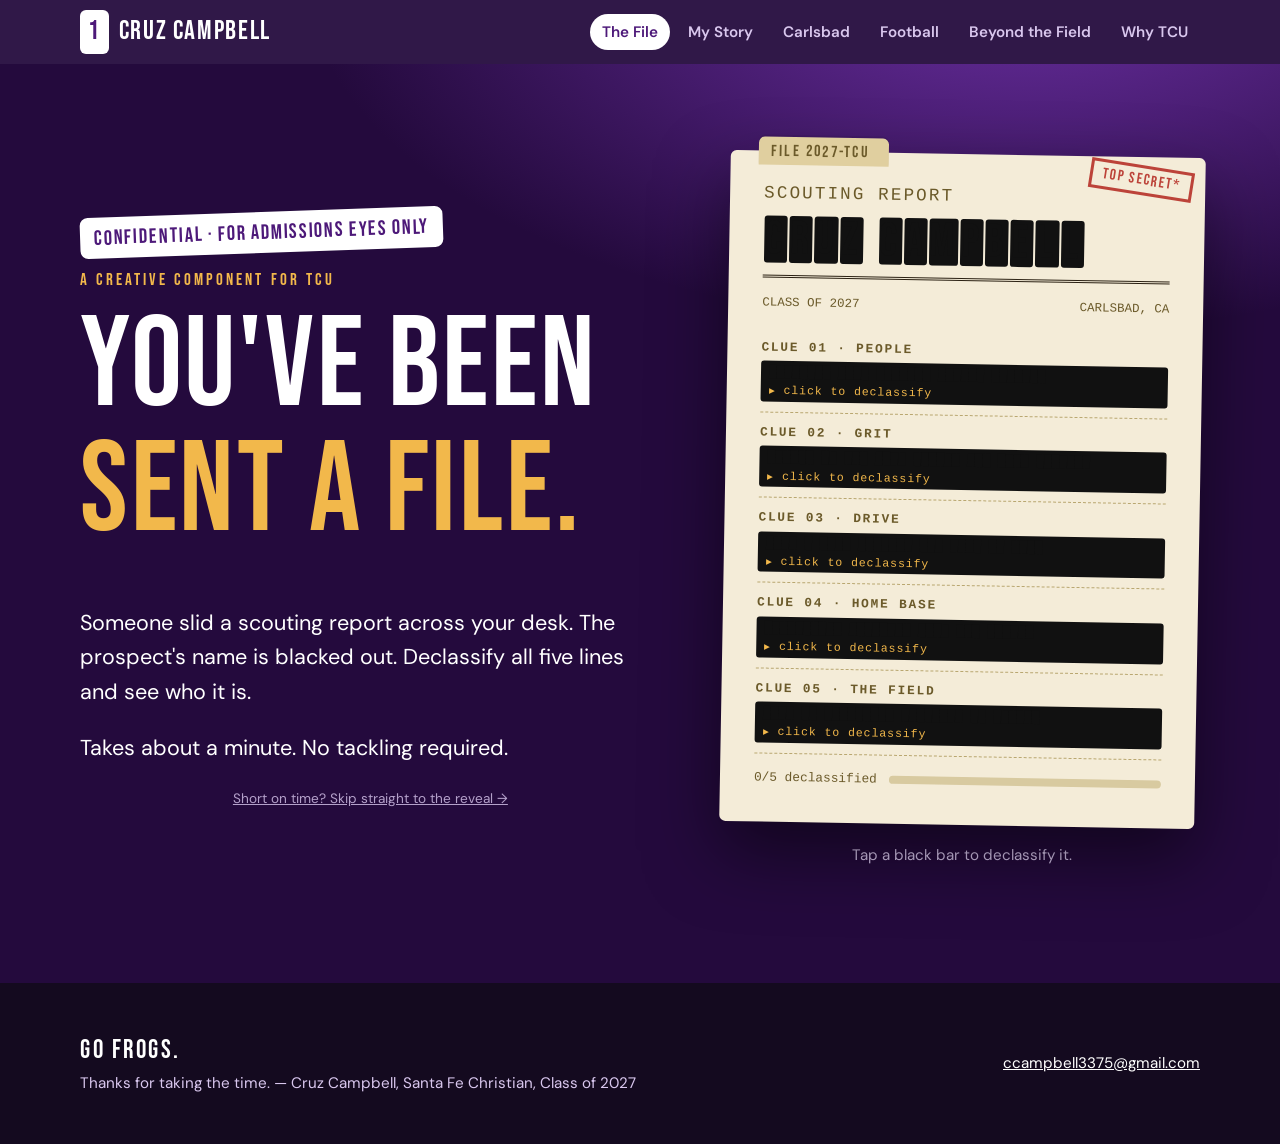
<file: cruz-tcu-github-upload/index.html>
<!DOCTYPE html>
<html lang="en">
<head>
<meta charset="utf-8">
<meta name="viewport" content="width=device-width, initial-scale=1">
<title>Cruz Campbell — The Scouting Report</title>
<meta name="description" content="A creative application component for TCU Admissions from Cruz Campbell, Santa Fe Christian, Class of 2027.">
<link rel="preconnect" href="https://fonts.googleapis.com">
<link rel="preconnect" href="https://fonts.gstatic.com" crossorigin>
<link href="https://fonts.googleapis.com/css2?family=Bebas+Neue&family=Caveat:wght@600&family=DM+Sans:wght@400;500;700&display=swap" rel="stylesheet">
<link rel="stylesheet" href="css/style.css">
</head>
<body>

<!-- ============ STAGE 1: THE PUZZLE ============ -->
<div id="puzzleStage">
  <section class="home-hero">
    <div class="wrap">
      <div>
        <span class="mystery">CONFIDENTIAL · FOR ADMISSIONS EYES ONLY</span>
        <p class="eyebrow">A creative component for TCU</p>
        <h1>You've been<span>sent a file.</span></h1>
        <p class="lede">Someone slid a scouting report across your desk. The prospect's name is blacked out. Declassify all five lines and see who it is.</p>
        <p class="lede" style="margin-top:10px">Takes about a minute. No tackling required.</p>
        <p class="skip"><button class="linkish" id="skipPuzzle" type="button">Short on time? Skip straight to the reveal →</button></p>
      </div>

      <div>
        <div class="file" id="file">
          <span class="tab">FILE 2027-TCU</span>
          <span class="conf">TOP SECRET*</span>
          <h2>SCOUTING REPORT</h2>
          <p class="prospect" aria-label="Prospect name, hidden until clues are revealed"></p>
          <div class="meta"><span>CLASS OF 2027</span><span>CARLSBAD, CA</span></div>

          <!-- TODO: rewrite each data-text in your own words. Keep them short and true. -->
          <button class="clue" type="button" aria-expanded="false" data-text="Worked the Toyota Carlsbad car wash where nobody was his age. Learned the whole crew anyway. Some still text him.">
            <span class="label">CLUE 01 · PEOPLE</span>
            <span class="redact">████████ ████ ███████ ██████ ███████</span>
          </button>
          <button class="clue" type="button" aria-expanded="false" data-text="Three broken collarbones: twice left, once right. Back on the field every single time.">
            <span class="label">CLUE 02 · GRIT</span>
            <span class="redact">██████ ██ ███ ████ ██████ ███ ████ ███████</span>
          </button>
          <button class="clue" type="button" aria-expanded="false" data-text="Six months ago he wrote down one goal: win an Open Division title. SFC just qualified for the first time in school history.">
            <span class="label">CLUE 03 · DRIVE</span>
            <span class="redact">████ █ ████ ███████ ███ ████ ██ ████</span>
          </button>
          <button class="clue" type="button" aria-expanded="false" data-text="Carlsbad, California. Rooted. Close-knit. Breathtaking.">
            <span class="label">CLUE 04 · HOME BASE</span>
            <span class="redact">██████████ ████████ ████ ███ ██████</span>
          </button>
          <button class="clue" type="button" aria-expanded="false" data-text="#1, wide receiver and defensive back, team captain. Lost a state semifinal and says it gave him a fire he'd never felt.">
            <span class="label">CLUE 05 · THE FIELD</span>
            <span class="redact">████ ██ █████████ ████████ ██ ██████</span>
          </button>

          <div class="file-progress"><span class="count">0/5 declassified</span><span class="bar"><i></i></span></div>
          <div class="stamp-approved" aria-hidden="true"><span>APPROVED</span></div>
        </div>
        <p class="prompt">Tap a black bar to declassify it.</p>
      </div>
    </div>
  </section>
</div>

<!-- ============ STAGE 2: THE REVEAL ============ -->
<div id="reveal" class="hidden">
  <section class="reveal-stage">
    <div class="speedlines"></div>
    <div class="wrap">
      <div class="runner">
        <!-- PHOTO 1: your best "ready to run" shot — action photo or jersey photo. Portrait works best. -->
        <figure class="slot" data-img="images/hero-ready.jpg" data-label="Hero: ready to run" data-ratio="4/5" data-alt="Cruz Campbell ready to run through campus"></figure>
      </div>
      <div>
        <span class="unlocked-tag">★ FILE DECLASSIFIED</span>
        <p class="eyebrow" style="color:var(--lilac)">Prospect identified</p>
        <h1>Hi, I'm <em>Cruz.</em></h1>
        <p class="lede">Santa Fe Christian senior, Carlsbad kid, team captain, and a guy who really wants to run out of the tunnel as a Horned Frog. Thanks for opening the file.</p>
        <ul class="facts">
          <li><small>SCHOOL</small>Santa Fe Christian, Class of 2027</li>
          <li><small>HOMETOWN</small>Carlsbad, California</li>
          <li><small>FOOTBALL</small>#1 · Wide Receiver / DB · Captain</li>
          <li><small>INTENDED MAJOR</small>Finance + Real Estate (BBA)</li>
          <li><small>GPA</small>3.77</li>
          <li><small>MOTTO</small>BYOJ: Bring Your Own Juice</li>
        </ul>
        <div class="btn-row">
          <a class="btn sun" href="story.html">Read my story</a>
          <a class="btn light" href="why-tcu.html">Why TCU</a>
        </div>
        <p style="margin-top:18px;color:var(--lilac);font-size:.9rem"><span id="timeStat"></span> <button class="linkish" id="replay" type="button">Replay the file</button></p>
      </div>
    </div>
  </section>

  <section class="sand">
    <div class="wrap split">
      <div class="reveal-up">
        <p class="eyebrow">I've been here before</p>
        <h2>This isn't a first date with TCU.</h2>
        <p class="lede">I've wanted to see TCU for as long as I can remember. My brother and I visited in winter 2022 and I loved it. I went back last month to tour again and catch up with friends there, and I fell in love with it all over again.</p>
        <a class="btn" href="why-tcu.html">Here's why →</a>
      </div>
      <!-- PHOTO 2: you touring TCU a few years ago -->
      <figure class="slot polaroid r reveal-up" data-img="images/campus-tour.jpg" data-label="Campus tour photo" data-ratio="3/4" data-alt="Cruz touring TCU's campus"><figcaption>TCU, winter 2022</figcaption></figure>
    </div>
  </section>

  <section>
    <div class="wrap">
      <p class="eyebrow">Keep exploring</p>
      <h2>Four ways to get to know me</h2>
      <div class="grid g2 doors">
        <a href="story.html"><div class="door beyond reveal-up"><span class="arrow">→</span><h3>My Story</h3><p>The timeline: where I started and what shaped me.</p></div></a>
        <a href="carlsbad.html"><div class="door carlsbad reveal-up"><span class="arrow">→</span><h3>Carlsbad</h3><p>Postcards from the town that raised me.</p></div></a>
        <a href="football.html"><div class="door football reveal-up"><span class="arrow">→</span><h3>Friday Nights</h3><p>The scoreboard, the seasons, and what football taught me.</p></div></a>
        <a href="why-tcu.html"><div class="door tcu reveal-up"><span class="arrow">→</span><h3>Why TCU</h3><p>A letter to Admissions, with specifics.</p></div></a>
      </div>
    </div>
  </section>
</div>

<script src="js/main.js"></script>
<script src="js/puzzle.js"></script>
</body>
</html>
</file>
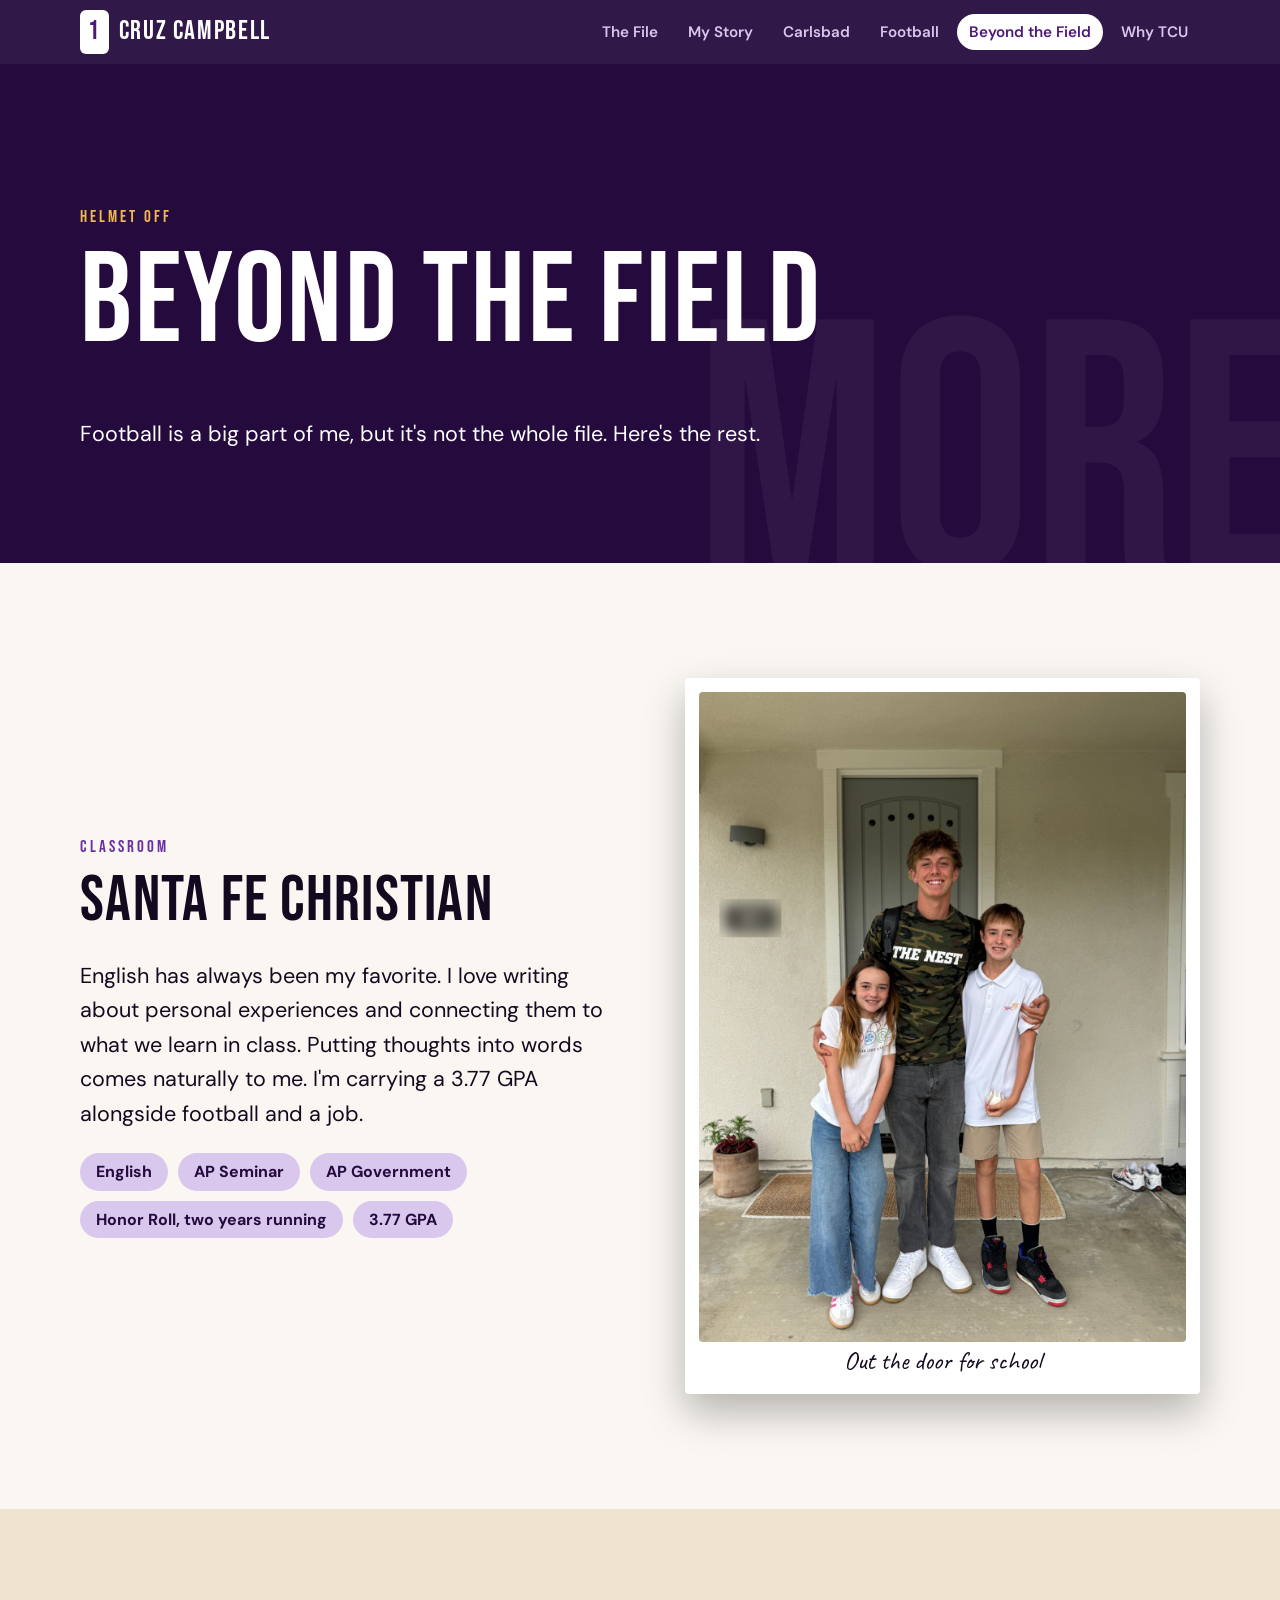
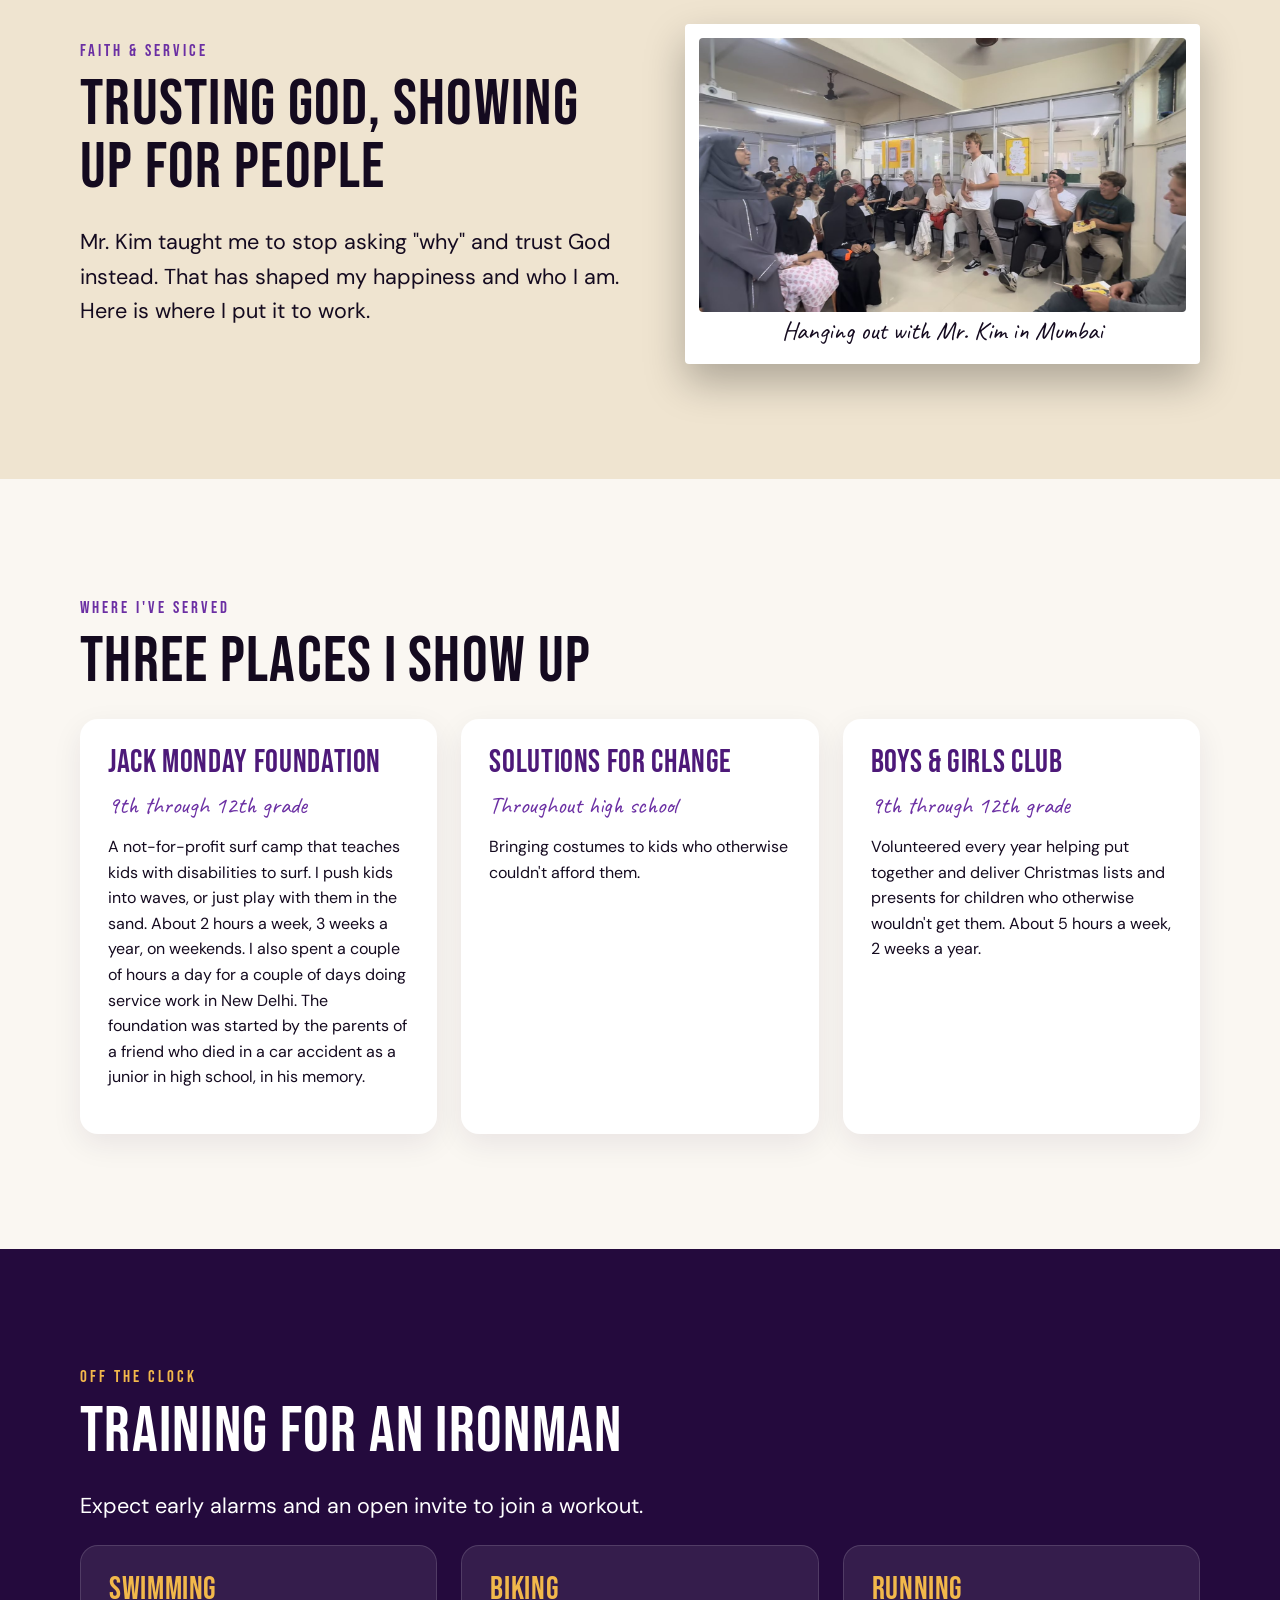
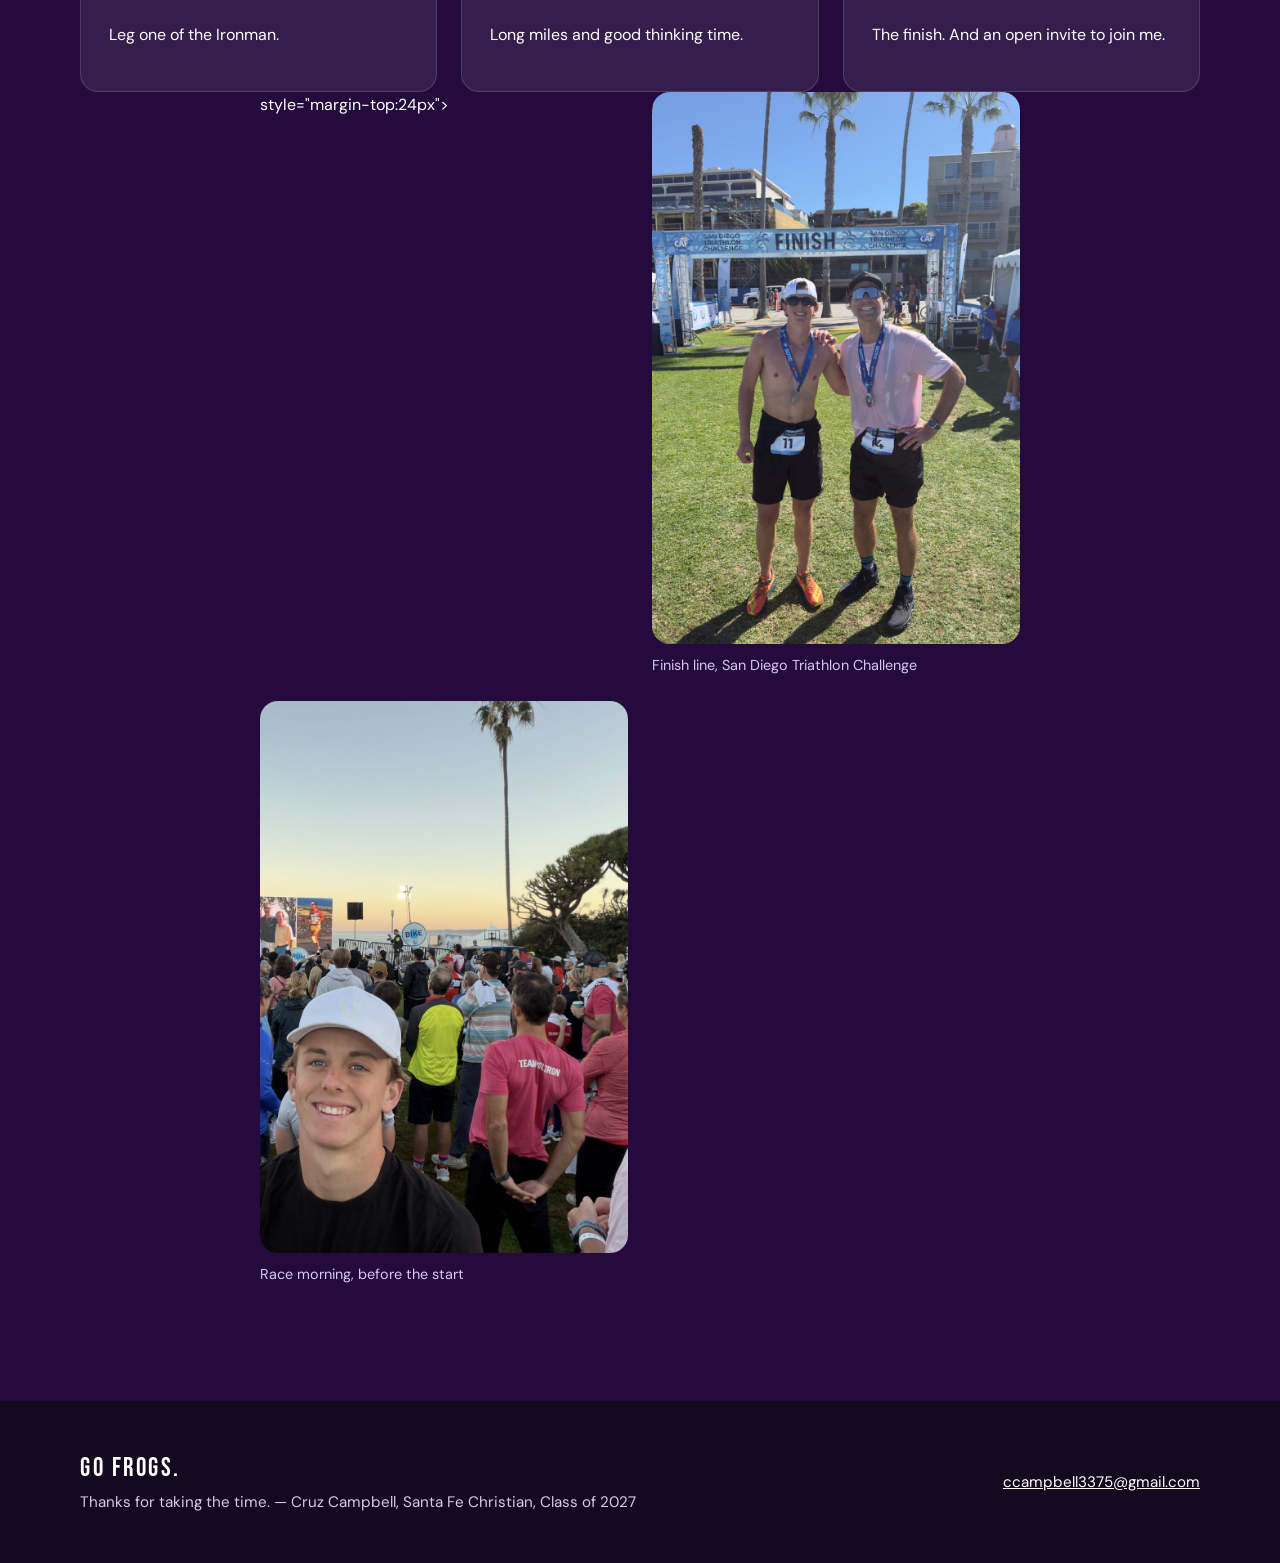
<file: cruz-tcu-github-upload/beyond.html>
<!DOCTYPE html>
<html lang="en">
<head>
<meta charset="utf-8">
<meta name="viewport" content="width=device-width, initial-scale=1">
<title>Beyond the Field — Cruz Campbell</title>
<link rel="preconnect" href="https://fonts.googleapis.com">
<link rel="preconnect" href="https://fonts.gstatic.com" crossorigin>
<link href="https://fonts.googleapis.com/css2?family=Bebas+Neue&family=Caveat:wght@600&family=DM+Sans:wght@400;500;700&display=swap" rel="stylesheet">
<link rel="stylesheet" href="css/style.css">
</head>
<body>

<header class="page-hero" data-ghost="MORE">
  <div class="wrap">
    <p class="eyebrow">Helmet off</p>
    <h1>Beyond the Field</h1>
    <p class="lede">Football is a big part of me, but it's not the whole file. Here's the rest.</p>
  </div>
</header>

<section>
  <div class="wrap split">
    <div class="reveal-up">
      <p class="eyebrow">Classroom</p>
      <h2>Santa Fe Christian</h2>
      <p class="lede">English has always been my favorite. I love writing about personal experiences and connecting them to what we learn in class. Putting thoughts into words comes naturally to me. I'm carrying a 3.77 GPA alongside football and a job.</p>
      <ul class="chips">
        <li>English</li><li>AP Seminar</li><li>AP Government</li><li>Honor Roll, two years running</li><li>3.77 GPA</li>
      </ul>
    </div>
    <figure class="slot polaroid reveal-up" data-img="images/beyond-school.jpg" data-label="School photo" data-ratio="3/4"><figcaption>Out the door for school</figcaption></figure>
  </div>
</section>

<section class="sand">
  <div class="wrap split flip">
    <figure class="slot polaroid r reveal-up" data-img="images/beyond-service.jpg" data-label="Service / community photo" data-ratio="16/9"><figcaption>Hanging out with Mr. Kim in Mumbai</figcaption></figure>
    <div class="reveal-up">
      <p class="eyebrow">Faith &amp; service</p>
      <h2>Trusting God, showing up for people</h2>
      <p class="lede">Mr. Kim taught me to stop asking "why" and trust God instead. That has shaped my happiness and who I am. Here is where I put it to work.</p>
    </div>
  </div>
</section>

<section>
  <div class="wrap">
    <p class="eyebrow">Where I've served</p>
    <h2>Three places I show up</h2>
    <div class="grid g3">
      <div class="card reveal-up"><h3>Jack Monday Foundation</h3><p class="hand" style="margin:0 0 6px">9th through 12th grade</p><p>A not-for-profit surf camp that teaches kids with disabilities to surf. I push kids into waves, or just play with them in the sand. About 2 hours a week, 3 weeks a year, on weekends. I also spent a couple of hours a day for a couple of days doing service work in New Delhi. The foundation was started by the parents of a friend who died in a car accident as a junior in high school, in his memory.</p></div>
      <div class="card reveal-up"><h3>Solutions for Change</h3><p class="hand" style="margin:0 0 6px">Throughout high school</p><p>Bringing costumes to kids who otherwise couldn't afford them.</p></div>
      <div class="card reveal-up"><h3>Boys &amp; Girls Club</h3><p class="hand" style="margin:0 0 6px">9th through 12th grade</p><p>Volunteered every year helping put together and deliver Christmas lists and presents for children who otherwise wouldn't get them. About 5 hours a week, 2 weeks a year.</p></div>
    </div>
  </div>
</section>

<section class="dark">
  <div class="wrap">
    <p class="eyebrow">Off the clock</p>
    <h2>Training for an Ironman</h2>
    <p class="lede">Expect early alarms and an open invite to join a workout.</p>
        <div class="grid g3">
      <div class="card reveal-up"><h3>Swimming</h3><p>Leg one of the Ironman.</p></div>
      <div class="card reveal-up"><h3>Biking</h3><p>Long miles and good thinking time.</p></div>
      <div class="card reveal-up"><h3>Running</h3><p>The finish. And an open invite to join me.</p></div>
    </div>
    <div class="grid g2" style="max-width:760px;margin-inline:auto">style="margin-top:24px">
      <figure class="slot reveal-up" data-img="images/beyond-01.jpg" data-label="Off-field photo #1" data-ratio="2/3"><figcaption>Finish line, San Diego Triathlon Challenge</figcaption></figure>
      <figure class="slot reveal-up" data-img="images/beyond-02.jpg" data-label="Off-field photo #2" data-ratio="2/3"><figcaption>Race morning, before the start</figcaption></figure>
    </div>
  </div>
</section>

<script src="js/main.js"></script>
</body>
</html>
</file>
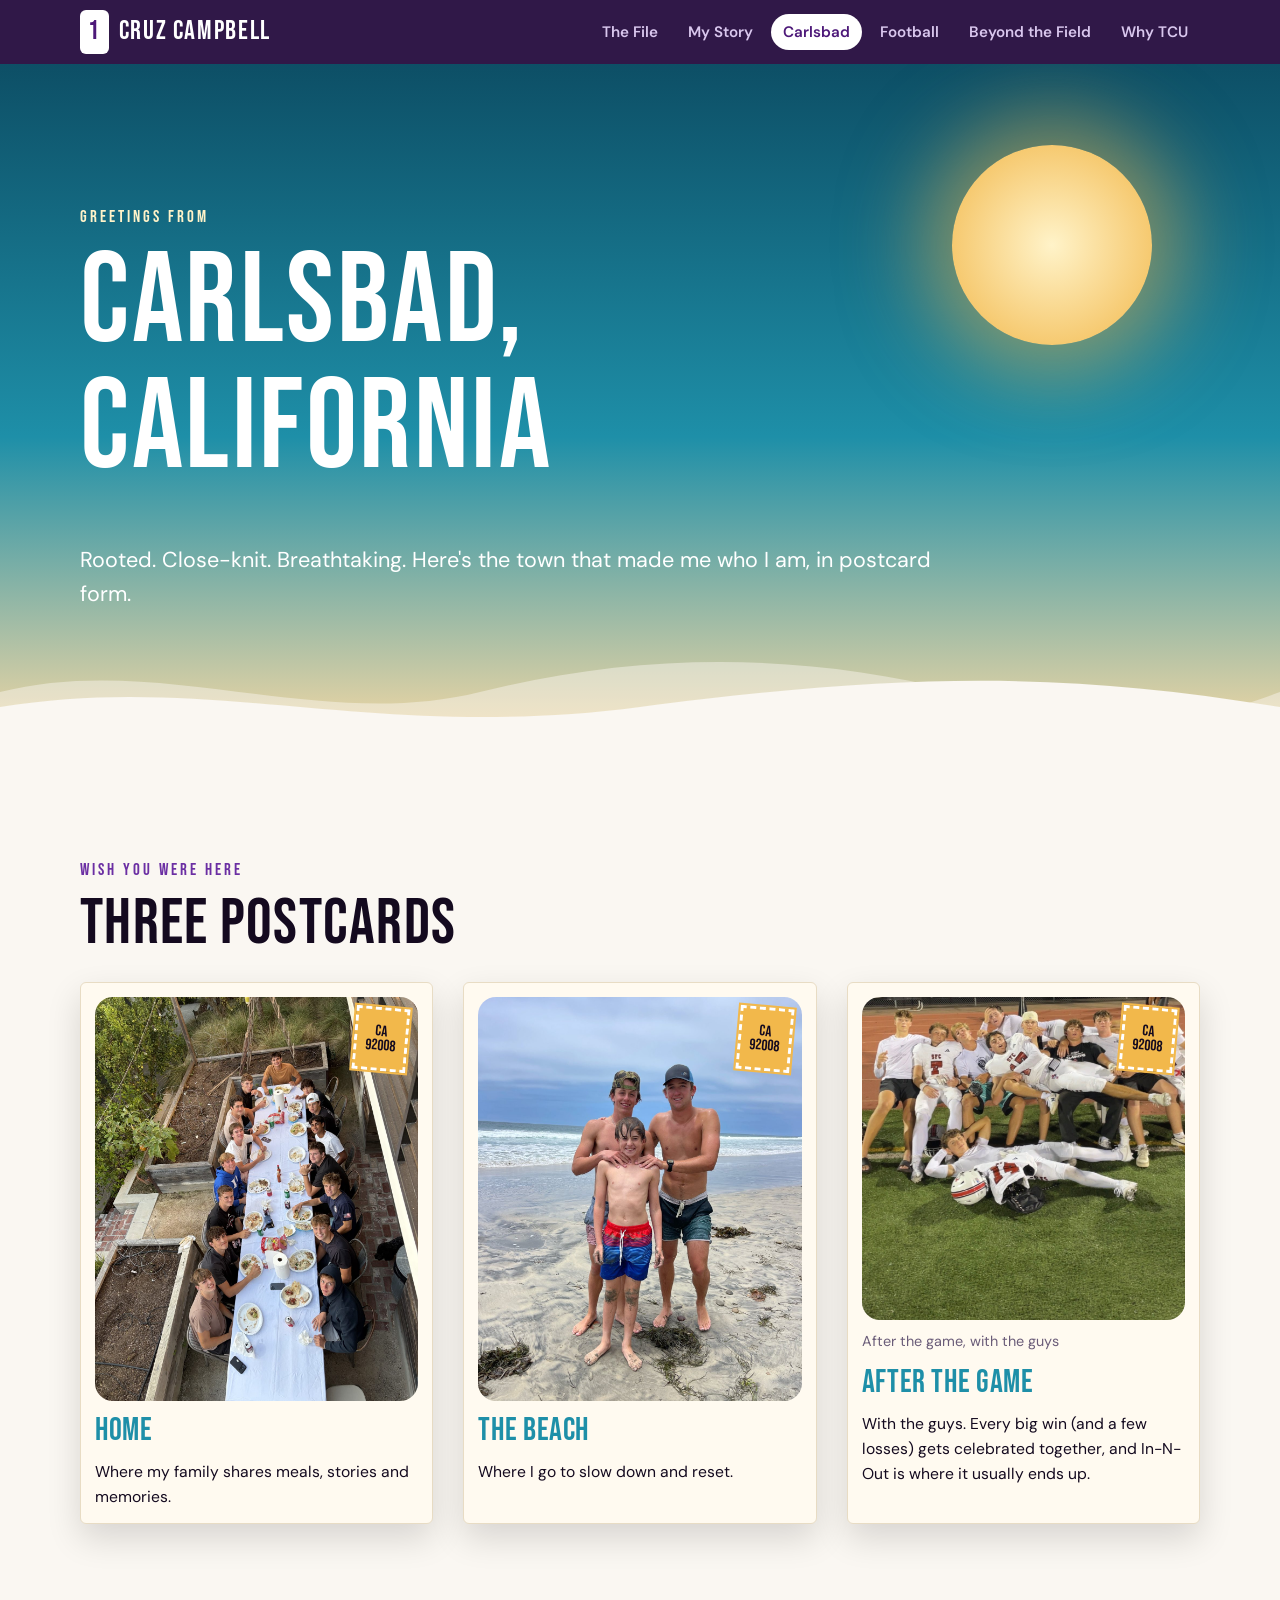
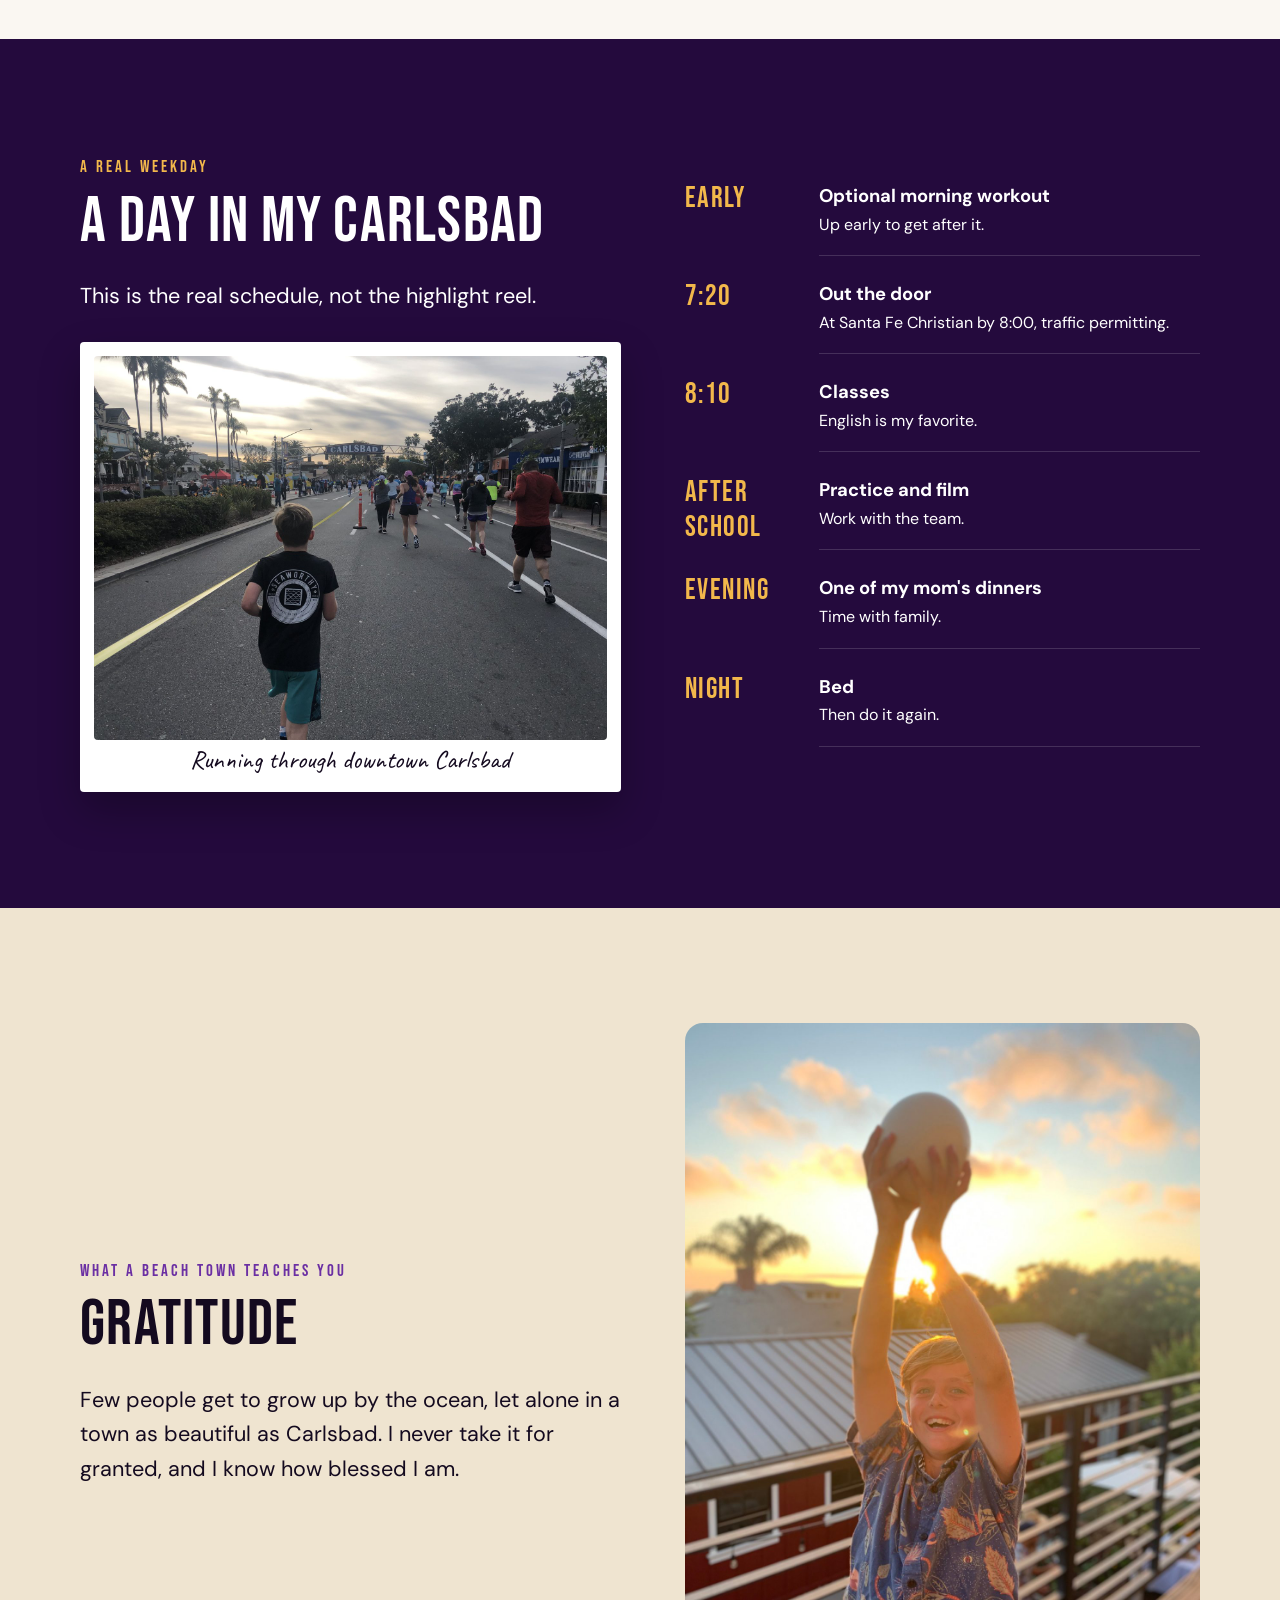
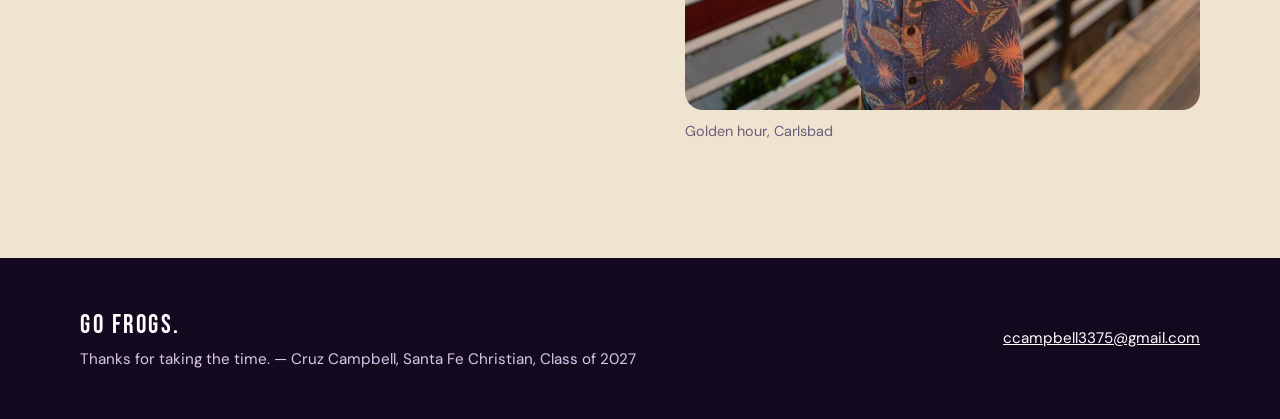
<file: cruz-tcu-github-upload/carlsbad.html>
<!DOCTYPE html>
<html lang="en">
<head>
<meta charset="utf-8">
<meta name="viewport" content="width=device-width, initial-scale=1">
<title>Carlsbad — Cruz Campbell</title>
<link rel="preconnect" href="https://fonts.googleapis.com">
<link rel="preconnect" href="https://fonts.gstatic.com" crossorigin>
<link href="https://fonts.googleapis.com/css2?family=Bebas+Neue&family=Caveat:wght@600&family=DM+Sans:wght@400;500;700&display=swap" rel="stylesheet">
<link rel="stylesheet" href="css/style.css">
</head>
<body>

<header class="carlsbad-hero">
  <div class="sun"></div>
  <div class="wrap">
    <p class="eyebrow">Greetings from</p>
    <h1>Carlsbad,<br>California</h1>
    <p class="lede">Rooted. Close-knit. Breathtaking. Here's the town that made me who I am, in postcard form.</p>
  </div>
  <svg class="waves" viewBox="0 0 1200 90" preserveAspectRatio="none" aria-hidden="true">
    <path d="M0 40 C 150 0, 300 80, 450 40 S 750 0, 900 40 S 1100 80, 1200 40 V90 H0Z" fill="rgba(250,247,242,.45)"/>
    <path d="M0 55 C 200 20, 350 90, 600 55 S 1000 20, 1200 55 V90 H0Z" fill="#faf7f2"/>
  </svg>
</header>

<section>
  <div class="wrap">
    <p class="eyebrow">Wish you were here</p>
    <h2>Three postcards</h2>
        <div class="postcards">
      <article class="postcard reveal-up">
        <div class="stamp">CA<br>92008</div>
        <figure class="slot" data-img="images/carlsbad-01.jpg" data-label="Home / family photo" data-ratio="4/5"></figure>
        <h3>Home</h3>
        <p>Where my family shares meals, stories and memories.</p>
      </article>
      <article class="postcard reveal-up">
        <div class="stamp">CA<br>92008</div>
        <figure class="slot" data-img="images/carlsbad-02.jpg" data-label="Beach photo" data-ratio="4/5"></figure>
        <h3>The beach</h3>
        <p>Where I go to slow down and reset.</p>
      </article>
      <article class="postcard reveal-up">
        <div class="stamp">CA<br>92008</div>
        <figure class="slot" data-img="images/carlsbad-03.jpg" data-label="Teammates after the game" data-ratio="1/1"><figcaption>After the game, with the guys</figcaption></figure>
        <h3>After the game</h3>
        <p>With the guys. Every big win (and a few losses) gets celebrated together, and In-N-Out is where it usually ends up.</p>
      </article>
    </div>
  </div>
</section>

<section class="dark">
  <div class="wrap split">
    <div>
      <p class="eyebrow">A real weekday</p>
      <h2>A day in my Carlsbad</h2>
      <p class="lede">This is the real schedule, not the highlight reel.</p>
      <figure class="slot polaroid reveal-up" style="margin-top:28px" data-img="images/carlsbad-day.jpg" data-label="Typical day photo" data-ratio="4/3"><figcaption>Running through downtown Carlsbad</figcaption></figure>
    </div>
        <dl class="day">
      <dt>Early</dt><dd><b>Optional morning workout</b>Up early to get after it.</dd>
      <dt>7:20</dt><dd><b>Out the door</b>At Santa Fe Christian by 8:00, traffic permitting.</dd>
      <dt>8:10</dt><dd><b>Classes</b>English is my favorite.</dd>
      <dt>After school</dt><dd><b>Practice and film</b>Work with the team.</dd>
      <dt>Evening</dt><dd><b>One of my mom's dinners</b>Time with family.</dd>
      <dt>Night</dt><dd><b>Bed</b>Then do it again.</dd>
    </dl>
  </div>
</section>

<section class="sand">
  <div class="wrap split">
    <div class="reveal-up">
      <p class="eyebrow">What a beach town teaches you</p>
      <h2>Gratitude</h2>
      <p class="lede">Few people get to grow up by the ocean, let alone in a town as beautiful as Carlsbad. I never take it for granted, and I know how blessed I am.</p>
    </div>
    <figure class="slot reveal-up" data-img="images/carlsbad-sunset.jpg" data-label="Carlsbad sunset / skyline" data-ratio="3/4"><figcaption>Golden hour, Carlsbad</figcaption></figure>
  </div>
</section>

<script src="js/main.js"></script>
</body>
</html>
</file>
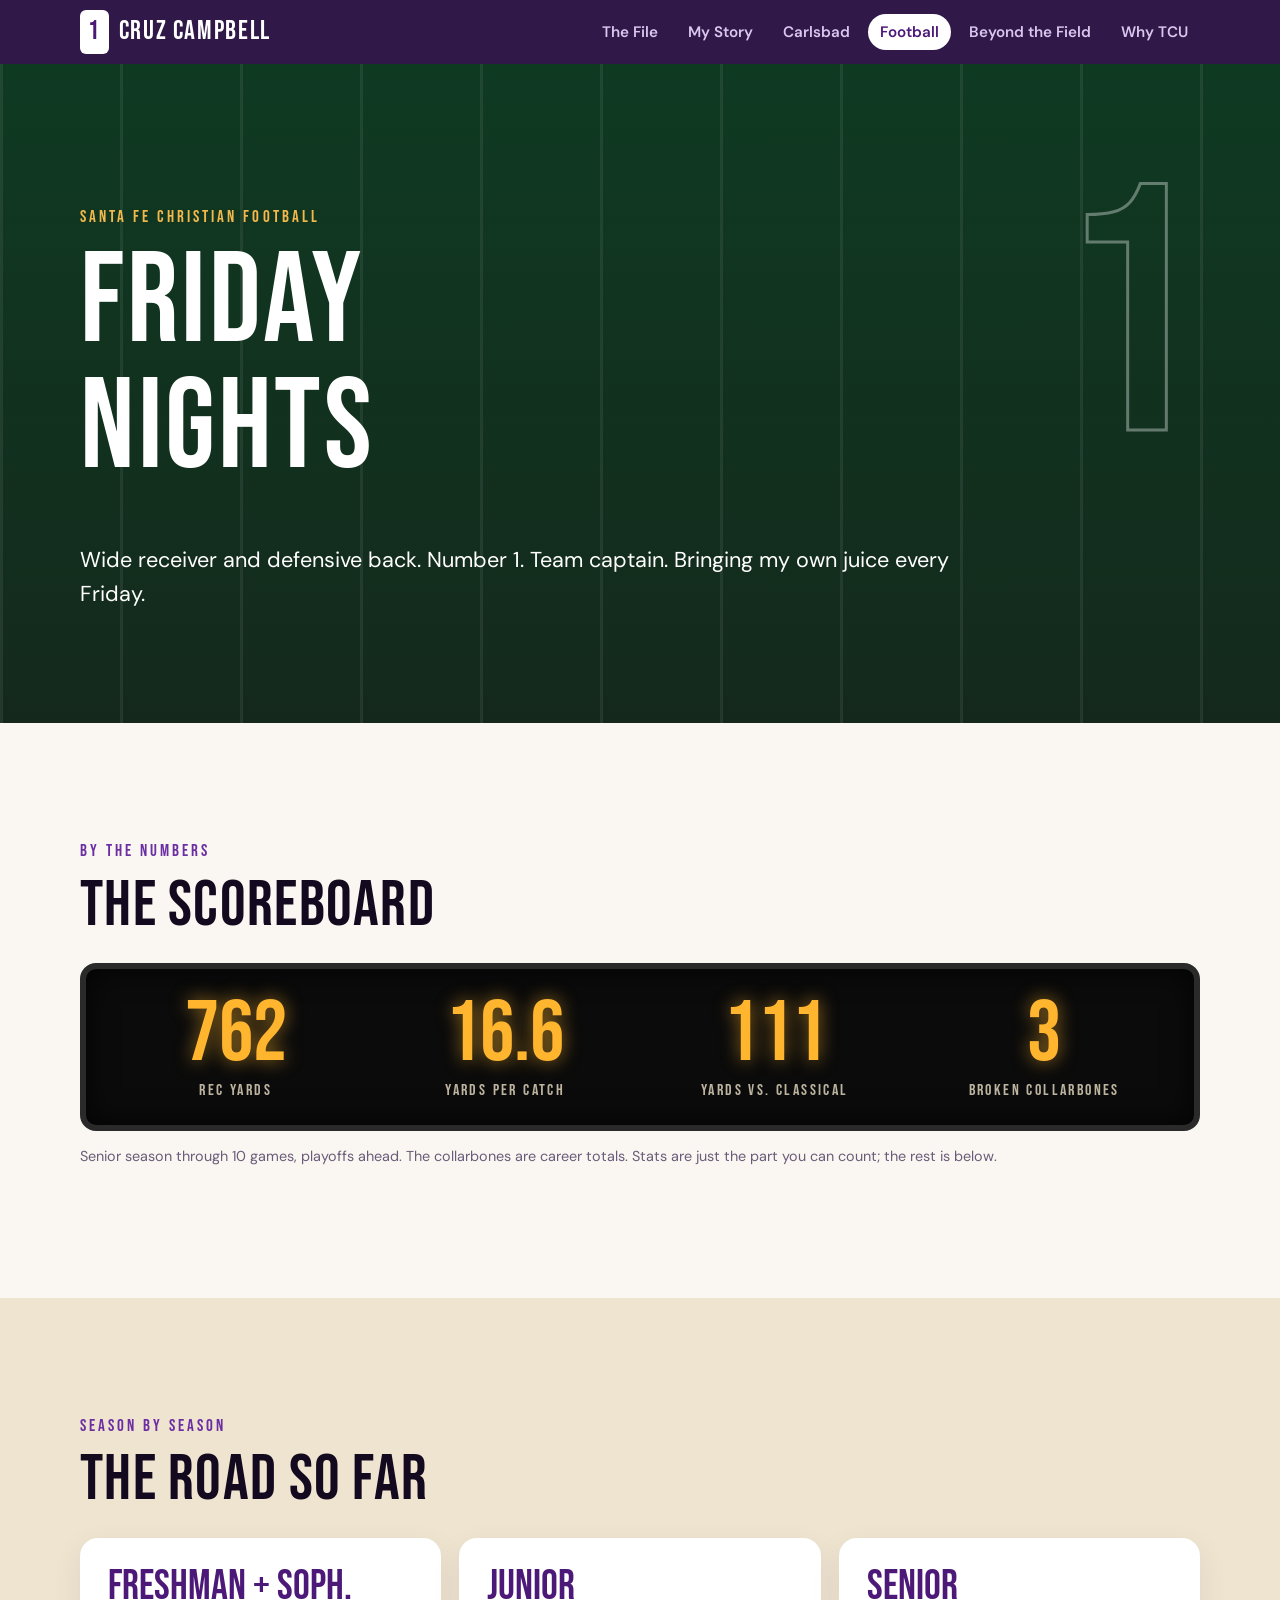
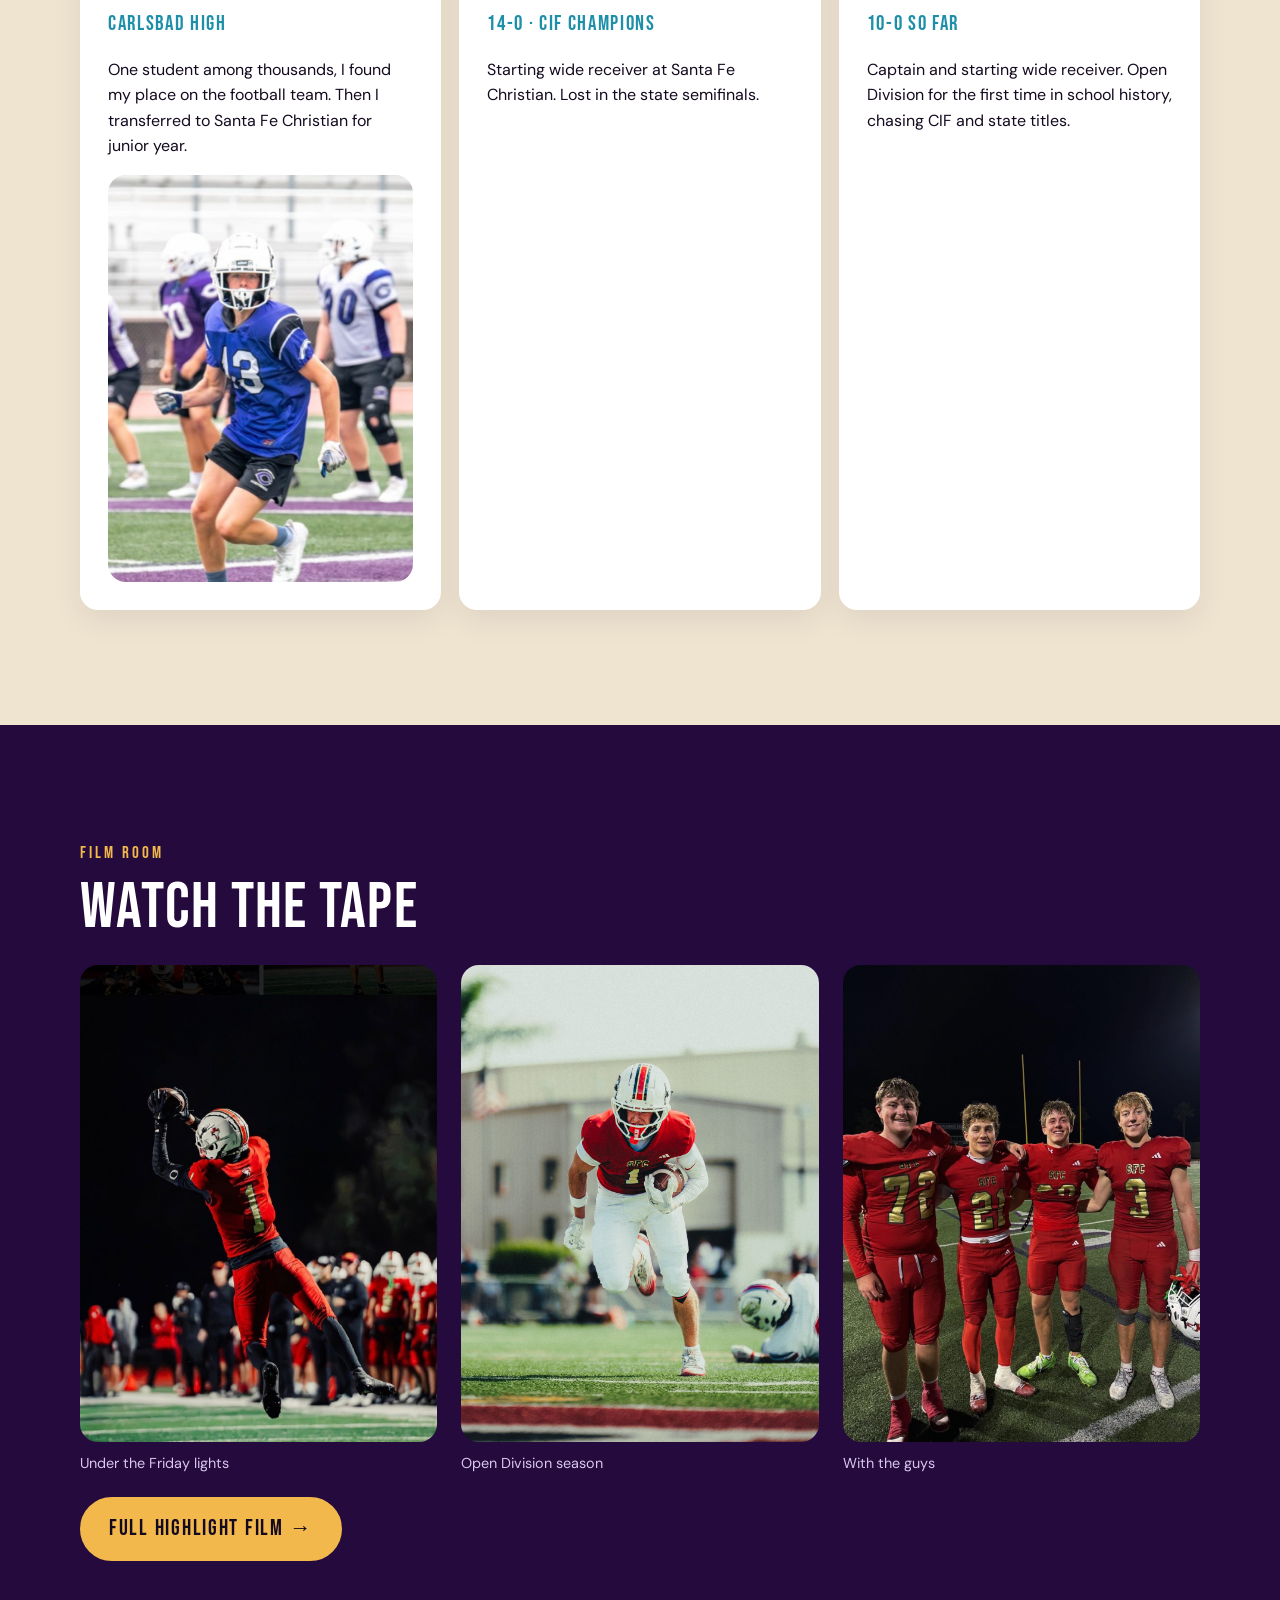
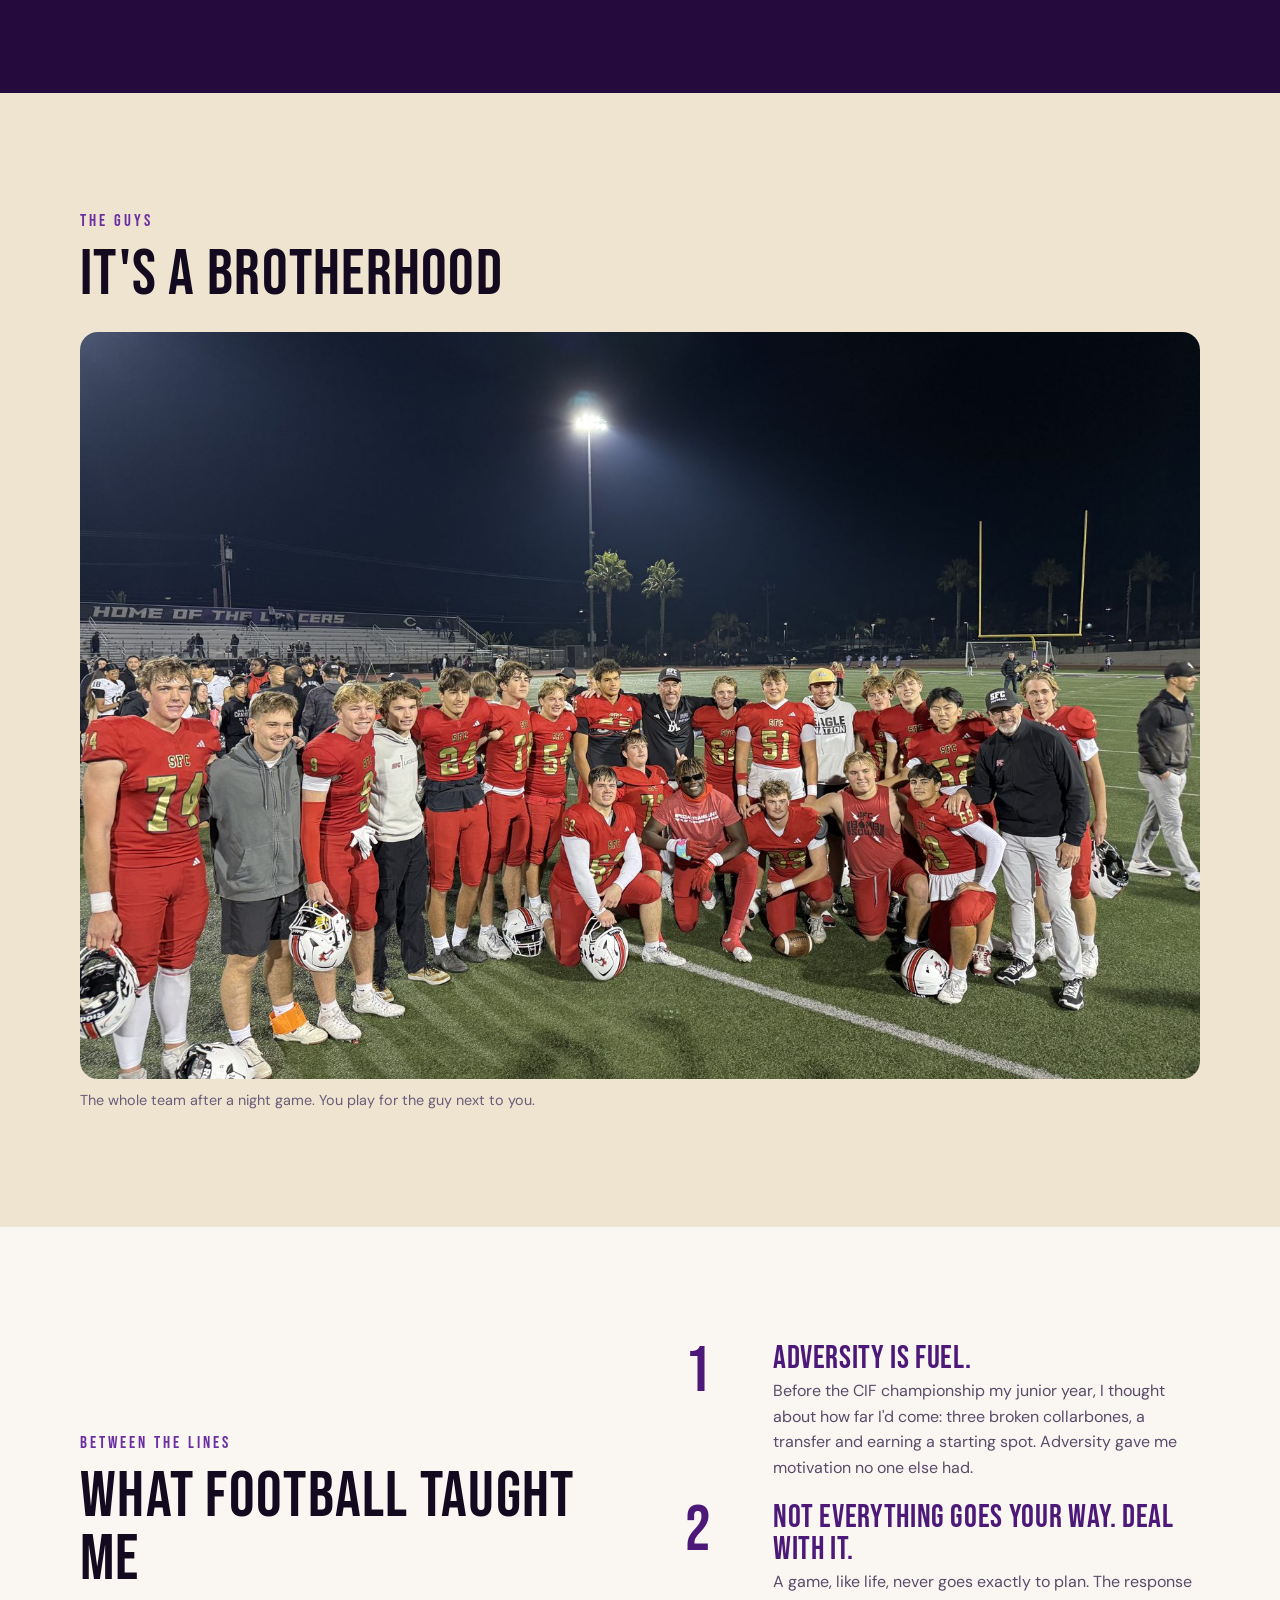
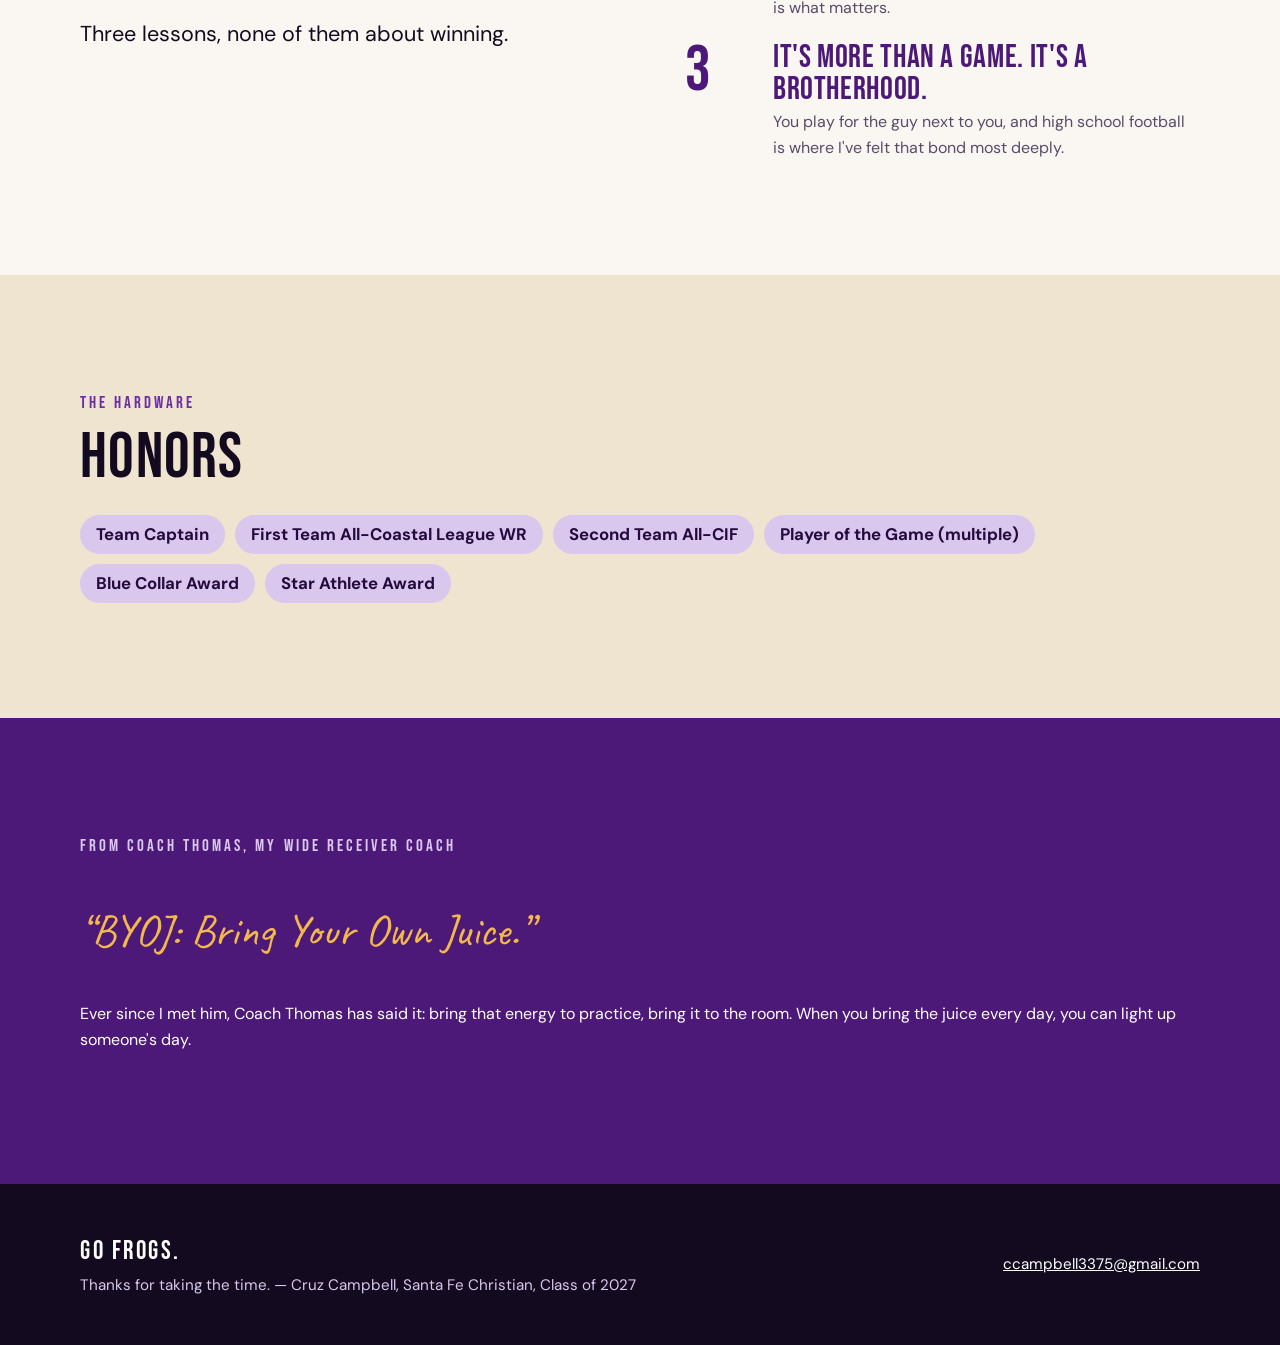
<file: cruz-tcu-github-upload/football.html>
<!DOCTYPE html>
<html lang="en">
<head>
<meta charset="utf-8">
<meta name="viewport" content="width=device-width, initial-scale=1">
<title>Friday Nights — Cruz Campbell</title>
<link rel="preconnect" href="https://fonts.googleapis.com">
<link rel="preconnect" href="https://fonts.gstatic.com" crossorigin>
<link href="https://fonts.googleapis.com/css2?family=Bebas+Neue&family=Caveat:wght@600&family=DM+Sans:wght@400;500;700&display=swap" rel="stylesheet">
<link rel="stylesheet" href="css/style.css">
</head>
<body>

<header class="football-hero">
  <div class="wrap">
    <span class="jersey-num" aria-hidden="true">1</span>
    <p class="eyebrow">Santa Fe Christian Football</p>
    <h1>Friday<br>Nights</h1>
    <p class="lede">Wide receiver and defensive back. Number 1. Team captain. Bringing my own juice every Friday.</p>
  </div>
</header>

<section>
  <div class="wrap">
    <p class="eyebrow">By the numbers</p>
    <h2>The scoreboard</h2>
        <div class="scoreboard reveal-up">
      <div class="sb"><div class="n" data-count="764">0</div><div class="l">REC YARDS</div></div>
      <div class="sb"><div class="n" data-count="16.6" data-dec="1">0</div><div class="l">YARDS PER CATCH</div></div>
      <div class="sb"><div class="n" data-count="111">0</div><div class="l">YARDS VS. CLASSICAL</div></div>
      <div class="sb"><div class="n" data-count="3">0</div><div class="l">BROKEN COLLARBONES</div></div>
    </div>
    <p style="margin-top:14px;font-size:.9rem;color:#6a5c78">Senior season through 10 games, playoffs ahead. The collarbones are career totals. Stats are just the part you can count; the rest is below.</p>
  </div>
</section>

<section class="sand">
  <div class="wrap">
    <p class="eyebrow">Season by season</p>
    <h2>The road so far</h2>
        <div class="season" style="grid-template-columns:repeat(3,1fr)">
      <div class="card reveal-up"><div class="yr">Freshman + Soph.</div><div class="rec">Carlsbad High</div><p>One student among thousands, I found my place on the football team. Then I transferred to Santa Fe Christian for junior year.</p><figure class="slot" data-img="images/football-carlsbad.jpg" data-label="Carlsbad High photo" data-ratio="3/4" style="margin-top:12px"></figure></div>
      <div class="card reveal-up"><div class="yr">Junior</div><div class="rec">14-0 · CIF Champions</div><p>Starting wide receiver at Santa Fe Christian. Lost in the state semifinals.</p></div>
      <div class="card reveal-up"><div class="yr">Senior</div><div class="rec">10-0 so far</div><p>Captain and starting wide receiver. Open Division for the first time in school history, chasing CIF and state titles.</p></div>
    </div>
  </div>
</section>

<section class="dark">
  <div class="wrap">
    <p class="eyebrow">Film room</p>
    <h2>Watch the tape</h2>
    <div class="grid g3">
      <figure class="slot reveal-up" data-img="images/football-01.jpg" data-label="Action shot #1" data-ratio="3/4"><figcaption>Under the Friday lights</figcaption></figure>
      <figure class="slot reveal-up" data-img="images/football-02.jpg" data-label="Action shot #2" data-ratio="3/4"><figcaption>Open Division season</figcaption></figure>
      <figure class="slot reveal-up" data-img="images/football-03.jpg" data-label="Team photo" data-ratio="3/4"><figcaption>With the guys</figcaption></figure>
    </div>
    <p style="margin-top:22px"><a class="btn sun" href="#" id="hudl" target="_blank" rel="noopener">Full highlight film →</a></p>
  </div>
</section>

<section class="sand">
  <div class="wrap">
    <p class="eyebrow">The guys</p>
    <h2>It's a brotherhood</h2>
    <figure class="slot reveal-up" data-img="images/football-04.jpg" data-label="Full team photo" data-ratio="3/2"><figcaption>The whole team after a night game. You play for the guy next to you.</figcaption></figure>
  </div>
</section>

<section>
  <div class="wrap split">
    <div>
      <p class="eyebrow">Between the lines</p>
      <h2>What football taught me</h2>
      <p class="lede">Three lessons, none of them about winning.</p>
    </div>
    <div class="lessons" style="color:var(--ink)">
      <div class="lesson"><div><h3 style="color:var(--purple)">Adversity is fuel.</h3><p style="color:#5a4b69">Before the CIF championship my junior year, I thought about how far I'd come: three broken collarbones, a transfer and earning a starting spot. Adversity gave me motivation no one else had.</p></div></div>
      <div class="lesson"><div><h3 style="color:var(--purple)">Not everything goes your way. Deal with it.</h3><p style="color:#5a4b69">A game, like life, never goes exactly to plan. The response is what matters.</p></div></div>
      <div class="lesson"><div><h3 style="color:var(--purple)">It's more than a game. It's a brotherhood.</h3><p style="color:#5a4b69">You play for the guy next to you, and high school football is where I've felt that bond most deeply.</p></div></div>
    </div>
  </div>
</section>

<section class="sand">
  <div class="wrap">
    <p class="eyebrow">The hardware</p>
    <h2>Honors</h2>
    <ul class="chips" style="font-size:1.05rem">
      <li>Team Captain</li><li>First Team All-Coastal League WR</li><li>Second Team All-CIF</li><li>Player of the Game (multiple)</li><li>Blue Collar Award</li><li>Star Athlete Award</li>
    </ul>
  </div>
</section>

<section class="purple">
  <div class="wrap">
    <p class="eyebrow">From Coach Thomas, my wide receiver coach</p>
    <p class="quote">“BYOJ: Bring Your Own Juice.”</p>
    <p>Ever since I met him, Coach Thomas has said it: bring that energy to practice, bring it to the room. When you bring the juice every day, you can light up someone's day.</p>
  </div>
</section>

<script src="js/main.js"></script>
<script>document.getElementById("hudl").href = SITE.hudl;</script>
</body>
</html>
</file>
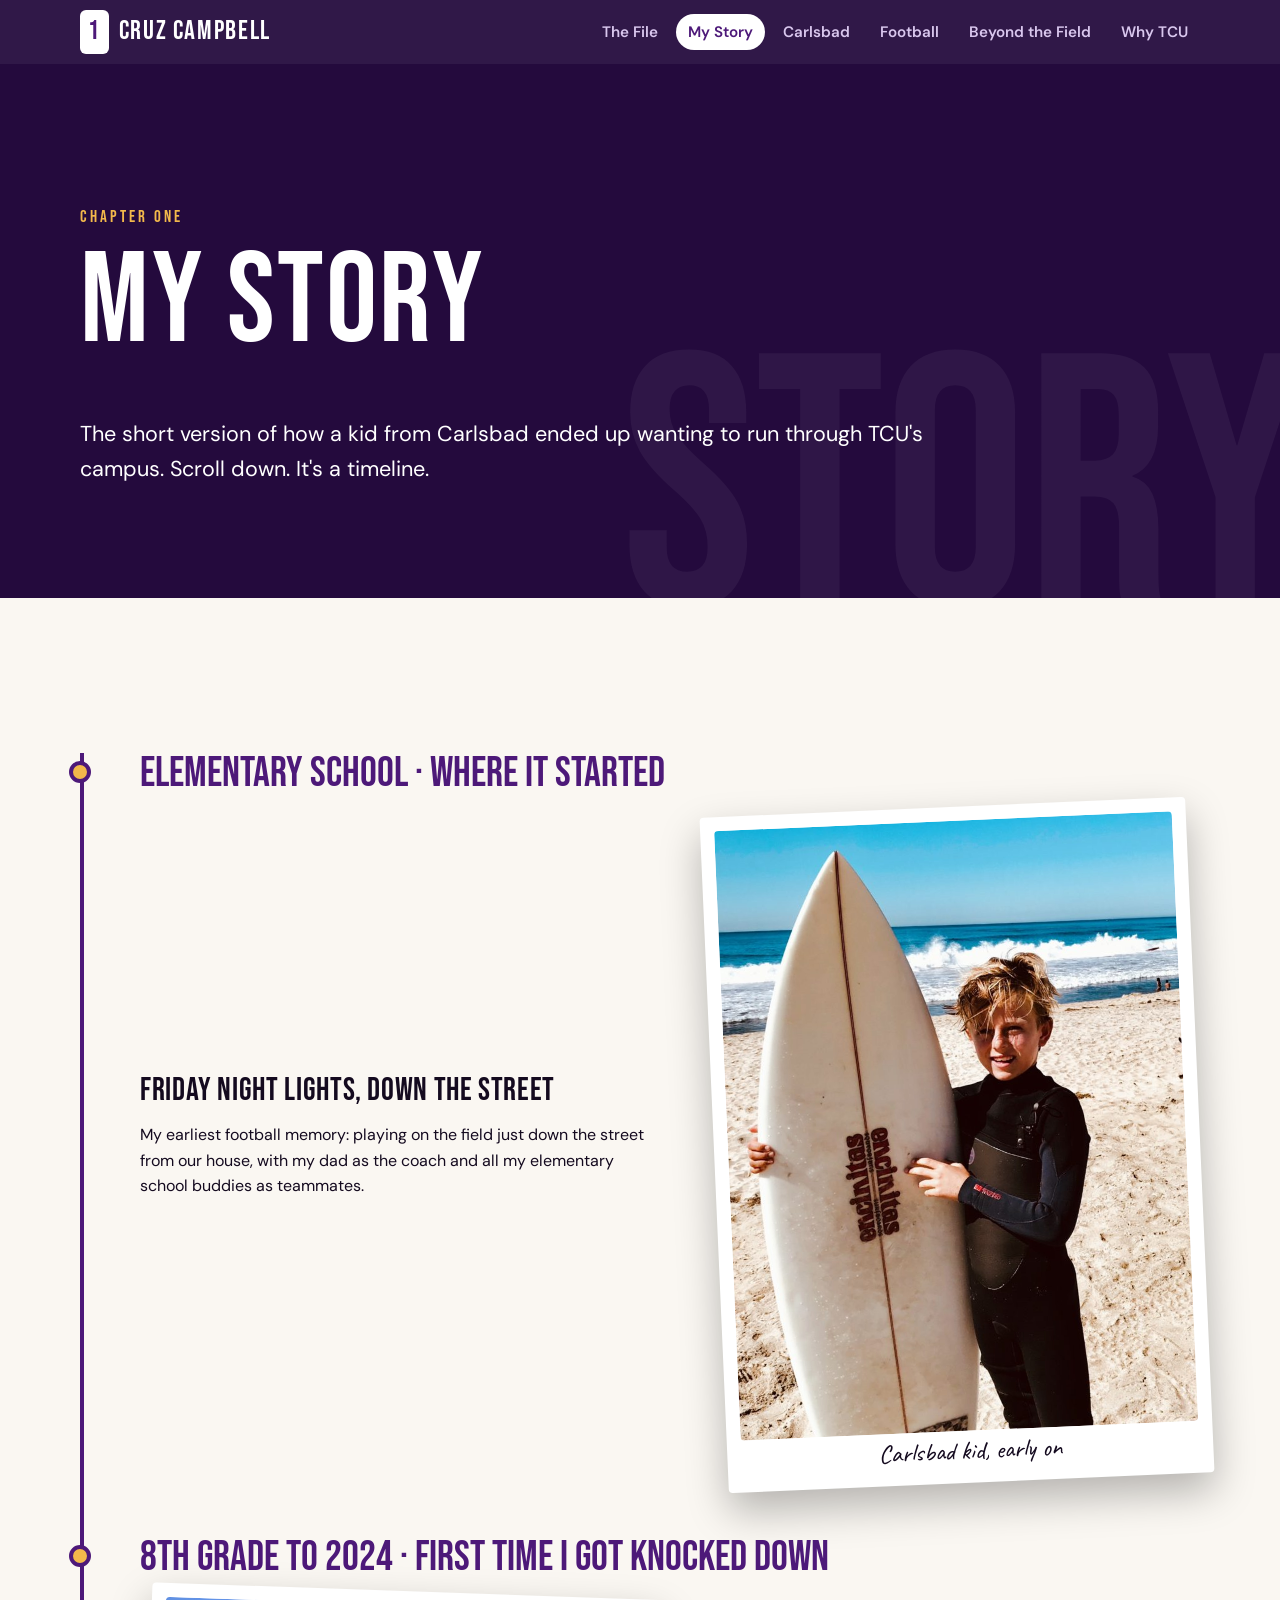
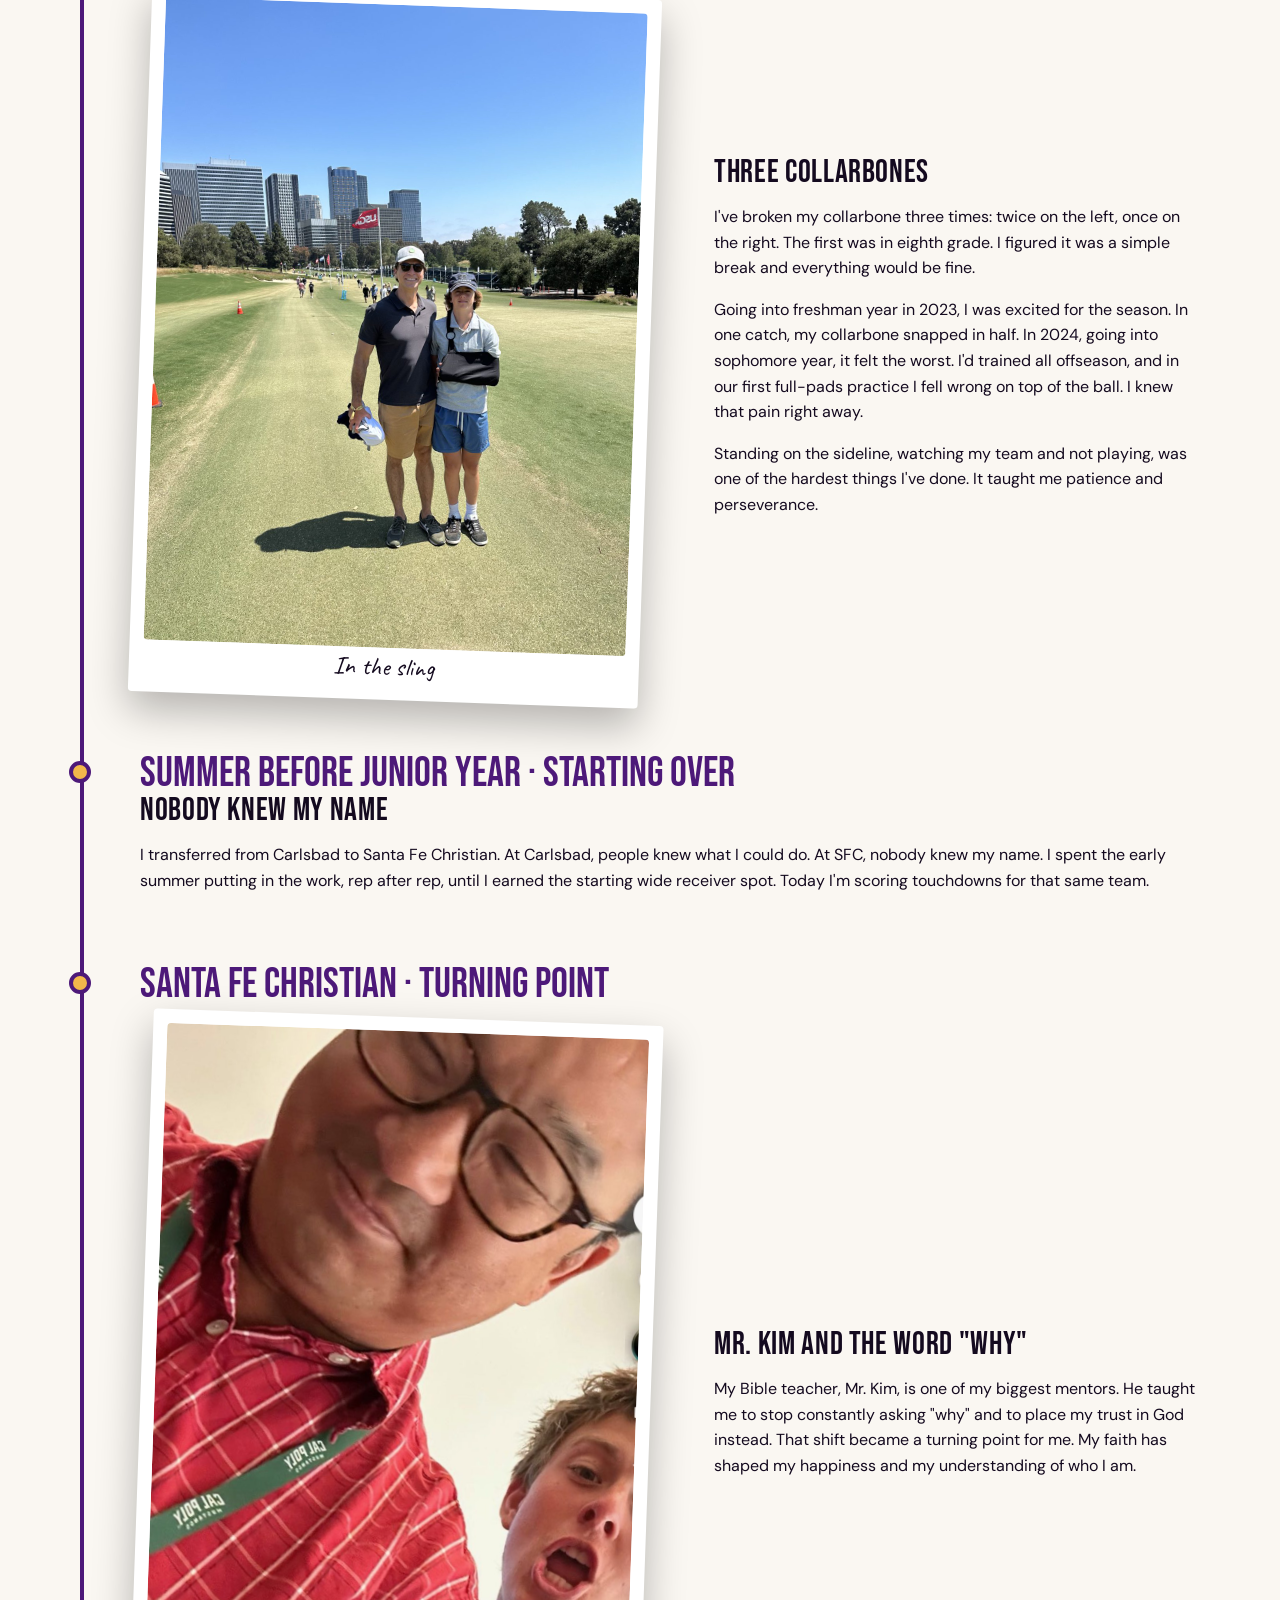
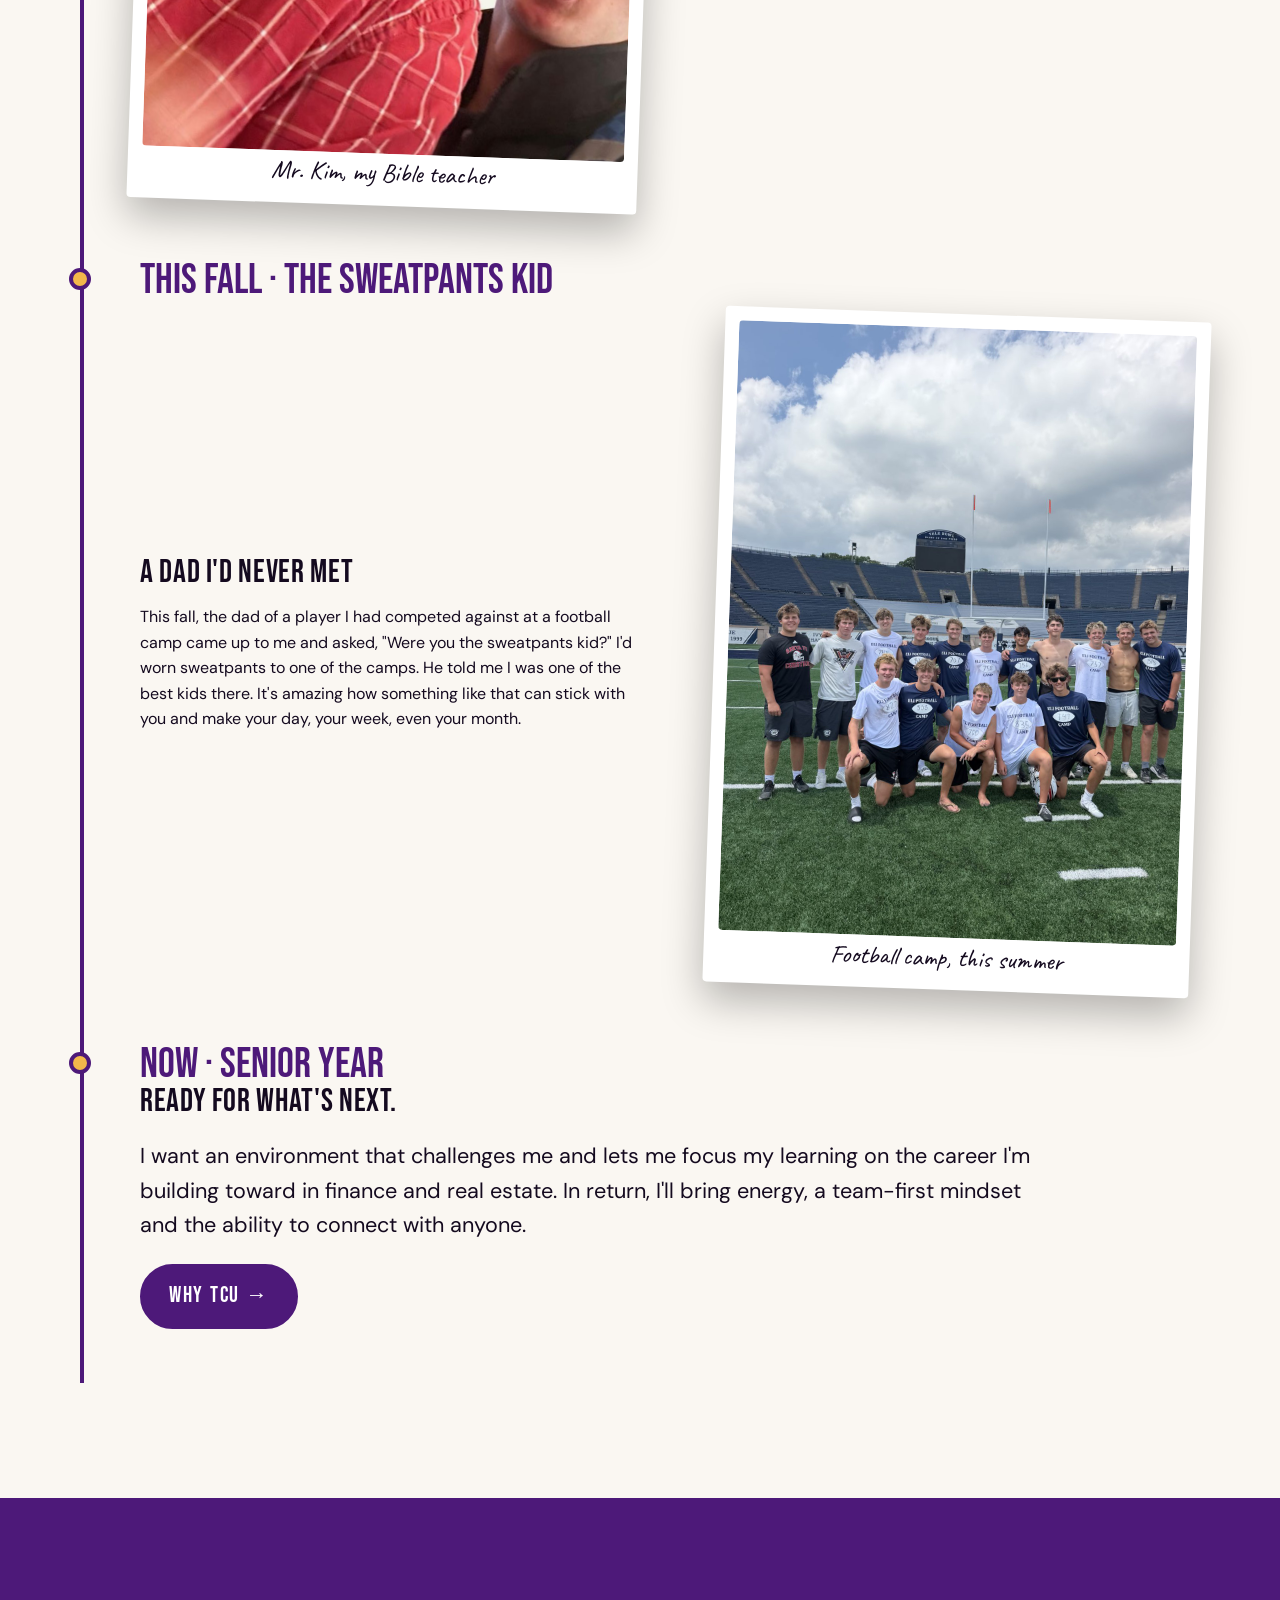
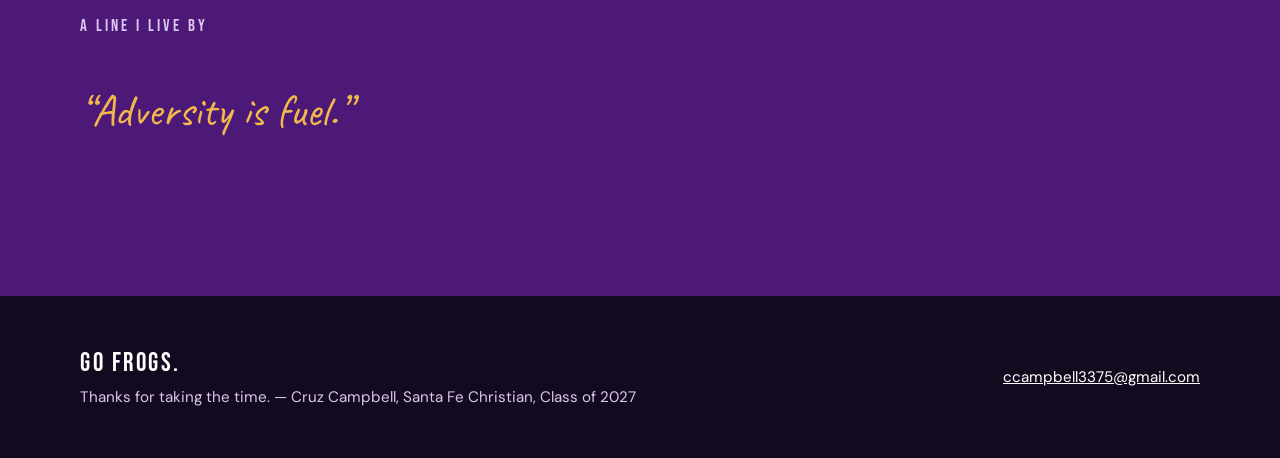
<file: cruz-tcu-github-upload/story.html>
<!DOCTYPE html>
<html lang="en">
<head>
<meta charset="utf-8">
<meta name="viewport" content="width=device-width, initial-scale=1">
<title>My Story — Cruz Campbell</title>
<link rel="preconnect" href="https://fonts.googleapis.com">
<link rel="preconnect" href="https://fonts.gstatic.com" crossorigin>
<link href="https://fonts.googleapis.com/css2?family=Bebas+Neue&family=Caveat:wght@600&family=DM+Sans:wght@400;500;700&display=swap" rel="stylesheet">
<link rel="stylesheet" href="css/style.css">
</head>
<body>

<header class="page-hero" data-ghost="STORY">
  <div class="wrap">
    <p class="eyebrow">Chapter one</p>
    <h1>My Story</h1>
    <p class="lede">The short version of how a kid from Carlsbad ended up wanting to run through TCU's campus. Scroll down. It's a timeline.</p>
  </div>
</header>

<section>
  <div class="wrap">
    <div class="timeline">

      <div class="tl-item reveal-up">
        <div class="tl-year">Elementary school · Where it started</div>
        <div class="split">
          <div>
            <h3>Friday Night Lights, down the street</h3>
            <p>My earliest football memory: playing on the field just down the street from our house, with my dad as the coach and all my elementary school buddies as teammates.</p>
          </div>
          <figure class="slot polaroid" data-img="images/story-01.jpg" data-label="Childhood photo" data-ratio="3/4"><figcaption>Carlsbad kid, early on</figcaption></figure>
        </div>
      </div>

      <div class="tl-item reveal-up">
        <div class="tl-year">8th grade to 2024 · First time I got knocked down</div>
        <div class="split flip">
          <div>
            <h3>Three collarbones</h3>
            <p>I've broken my collarbone three times: twice on the left, once on the right. The first was in eighth grade. I figured it was a simple break and everything would be fine.</p>
            <p>Going into freshman year in 2023, I was excited for the season. In one catch, my collarbone snapped in half. In 2024, going into sophomore year, it felt the worst. I'd trained all offseason, and in our first full-pads practice I fell wrong on top of the ball. I knew that pain right away.</p>
            <p>Standing on the sideline, watching my team and not playing, was one of the hardest things I've done. It taught me patience and perseverance.</p>
          </div>
          <figure class="slot polaroid r" data-img="images/story-02.jpg" data-label="Injury / comeback photo" data-ratio="3/4"><figcaption>In the sling</figcaption></figure>
        </div>
      </div>

      <div class="tl-item reveal-up">
        <div class="tl-year">Summer before junior year · Starting over</div>
        <div>
          <div>
            <h3>Nobody knew my name</h3>
            <p>I transferred from Carlsbad to Santa Fe Christian. At Carlsbad, people knew what I could do. At SFC, nobody knew my name. I spent the early summer putting in the work, rep after rep, until I earned the starting wide receiver spot. Today I'm scoring touchdowns for that same team.</p>
          </div>
        </div>
      </div>

      <div class="tl-item reveal-up">
        <div class="tl-year">Santa Fe Christian · Turning point</div>
        <div class="split flip">
          <div>
            <h3>Mr. Kim and the word "why"</h3>
            <p>My Bible teacher, Mr. Kim, is one of my biggest mentors. He taught me to stop constantly asking "why" and to place my trust in God instead. That shift became a turning point for me. My faith has shaped my happiness and my understanding of who I am.</p>
          </div>
          <figure class="slot polaroid r" data-img="images/story-04.jpg" data-label="Faith / SFC photo" data-ratio="2/3"><figcaption>Mr. Kim, my Bible teacher</figcaption></figure>
        </div>
      </div>

      <div class="tl-item reveal-up">
        <div class="tl-year">This fall · The sweatpants kid</div>
        <div class="split">
          <div>
            <h3>A dad I'd never met</h3>
            <p>This fall, the dad of a player I had competed against at a football camp came up to me and asked, "Were you the sweatpants kid?" I'd worn sweatpants to one of the camps. He told me I was one of the best kids there. It's amazing how something like that can stick with you and make your day, your week, even your month.</p>
          </div>
          <figure class="slot polaroid r" data-img="images/story-05.jpg" data-label="Football camp photo" data-ratio="3/4"><figcaption>Football camp, this summer</figcaption></figure>
        </div>
      </div>

      <div class="tl-item reveal-up">
        <div class="tl-year">Now · Senior year</div>
        <h3>Ready for what's next.</h3>
        <p class="lede">I want an environment that challenges me and lets me focus my learning on the career I'm building toward in finance and real estate. In return, I'll bring energy, a team-first mindset and the ability to connect with anyone.</p>
        <a class="btn" href="why-tcu.html">Why TCU →</a>
      </div>
    </div>
  </div>
</section>

<section class="purple">
  <div class="wrap">
    <p class="eyebrow">A line I live by</p>
    <p class="quote">“Adversity is fuel.”</p>
  </div>
</section>

<script src="js/main.js"></script>
</body>
</html>
</file>
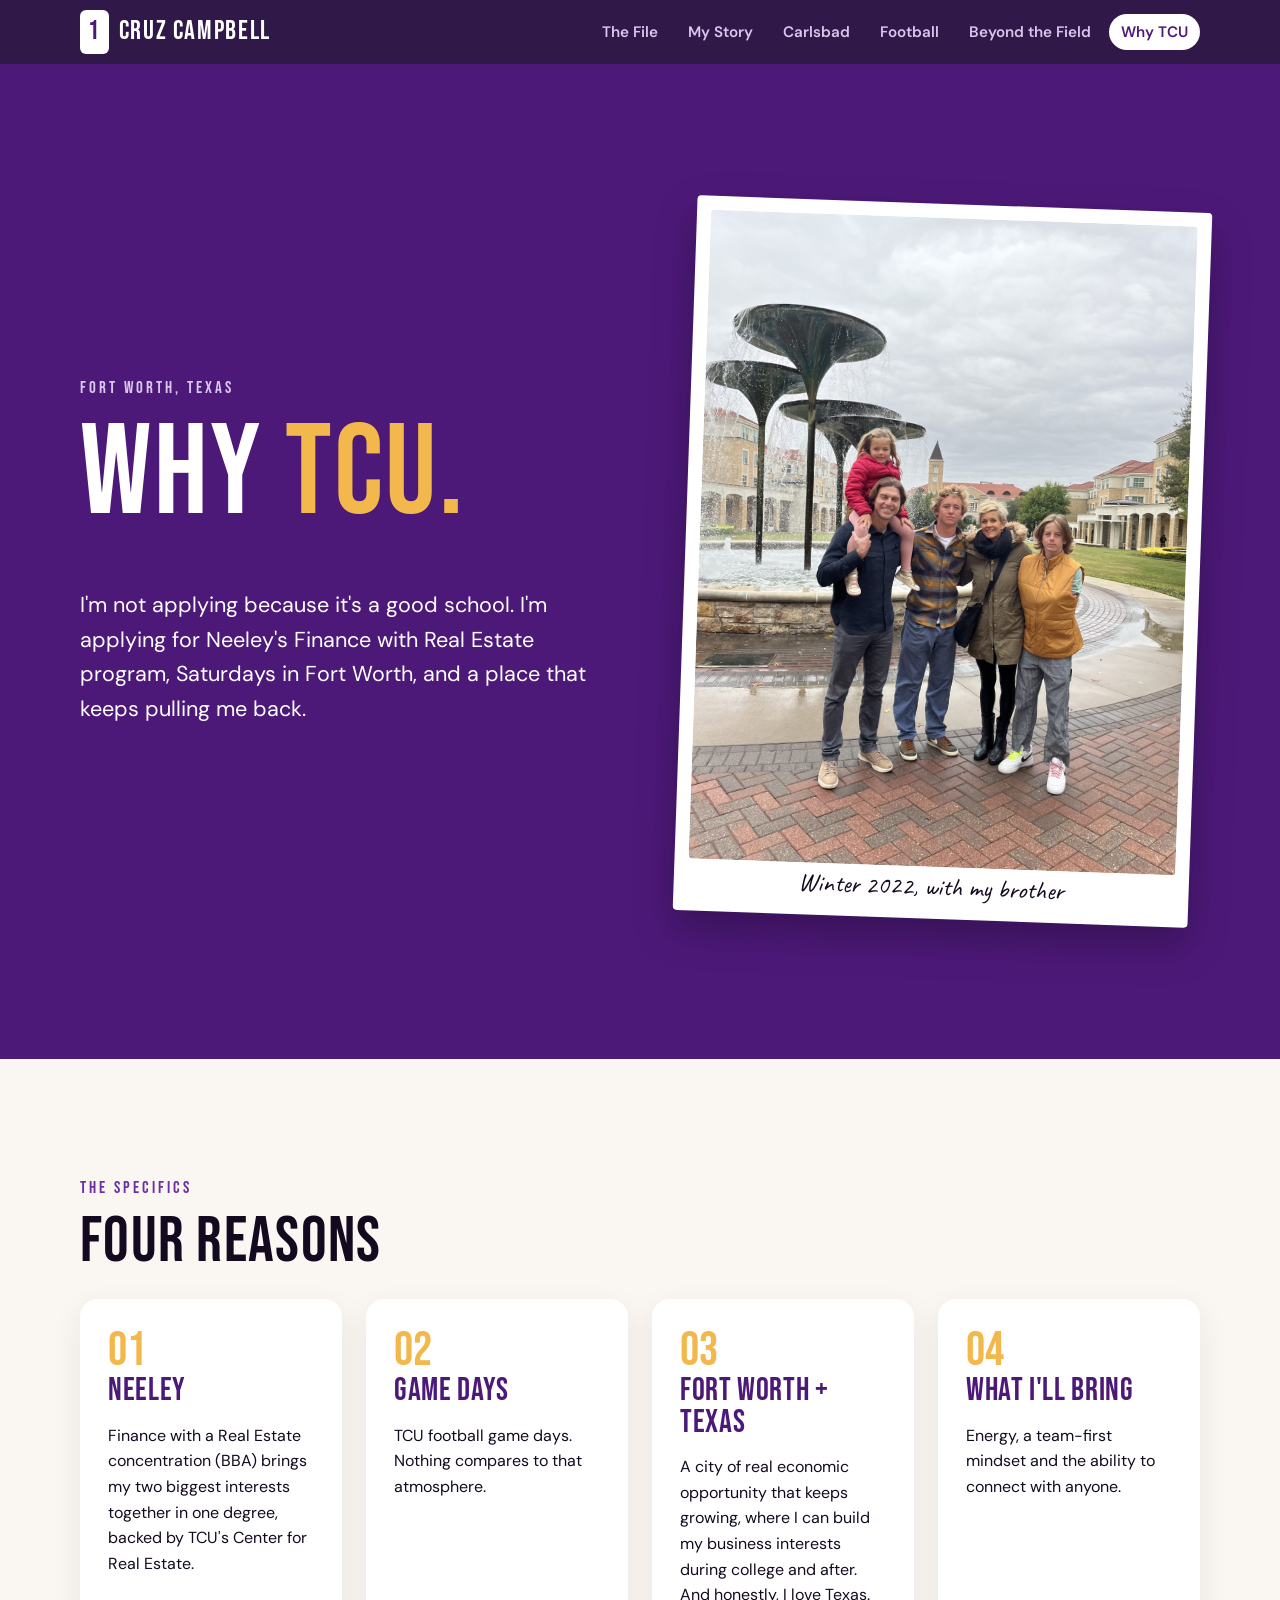
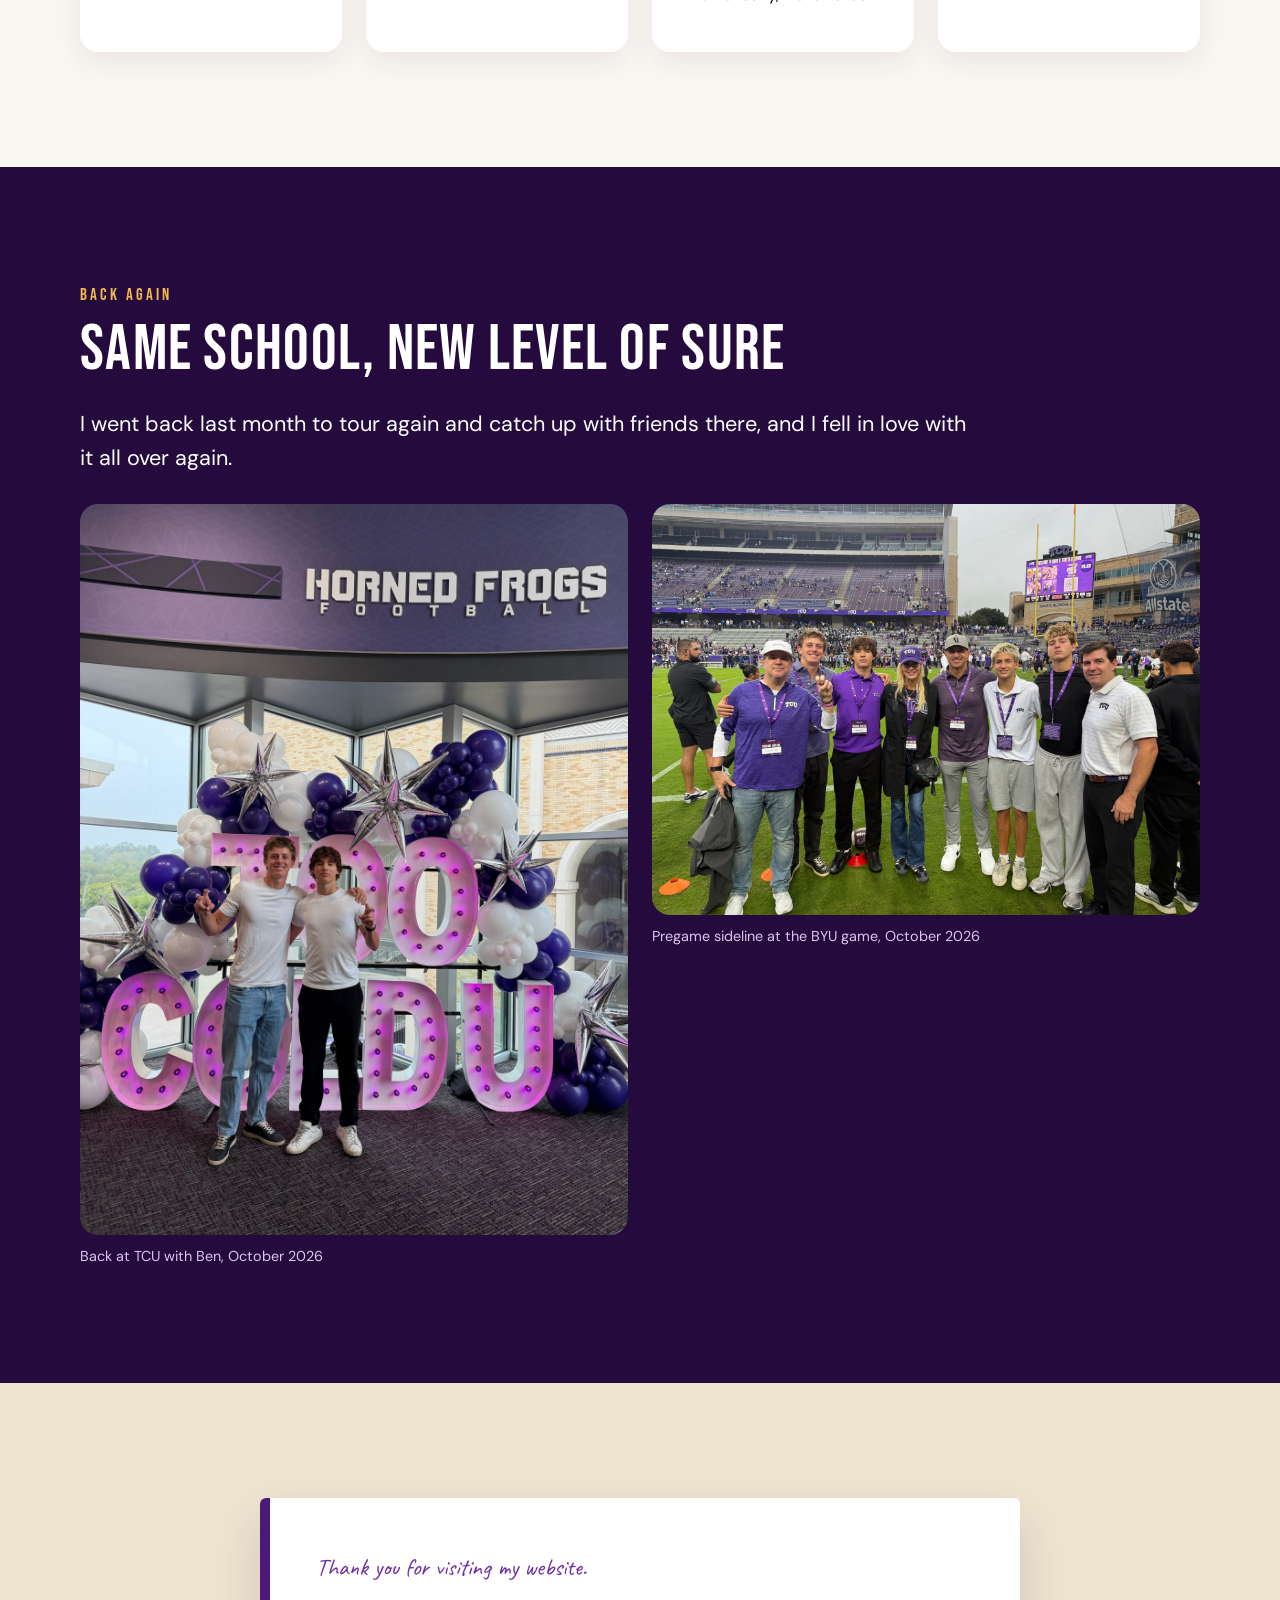
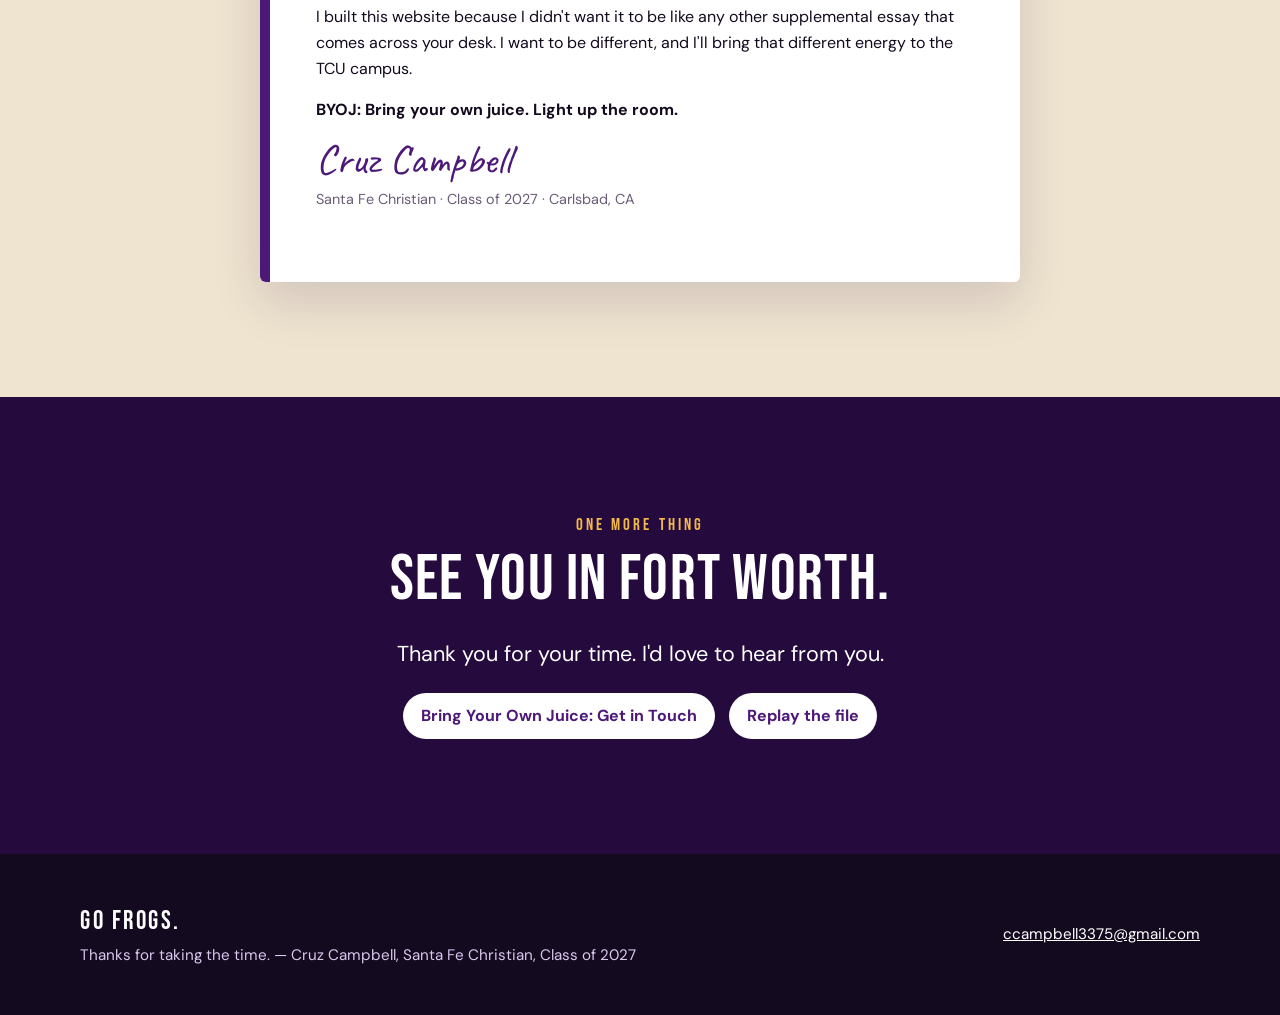
<file: cruz-tcu-github-upload/why-tcu.html>
<!DOCTYPE html>
<html lang="en">
<head>
<meta charset="utf-8">
<meta name="viewport" content="width=device-width, initial-scale=1">
<title>Why TCU — Cruz Campbell</title>
<link rel="preconnect" href="https://fonts.googleapis.com">
<link rel="preconnect" href="https://fonts.gstatic.com" crossorigin>
<link href="https://fonts.googleapis.com/css2?family=Bebas+Neue&family=Caveat:wght@600&family=DM+Sans:wght@400;500;700&display=swap" rel="stylesheet">
<link rel="stylesheet" href="css/style.css">
</head>
<body>

<header class="tcu-hero">
  <div class="wrap split">
    <div>
      <p class="eyebrow">Fort Worth, Texas</p>
      <h1>Why <em>TCU.</em></h1>
      <p class="lede">I'm not applying because it's a good school. I'm applying for Neeley's Finance with Real Estate program, Saturdays in Fort Worth, and a place that keeps pulling me back.</p>
    </div>
    <figure class="slot polaroid r" data-img="images/campus-tour.jpg" data-label="Campus tour photo (same as home)" data-ratio="3/4"><figcaption>Winter 2022, with my brother</figcaption></figure>
  </div>
</header>

<section>
  <div class="wrap">
    <p class="eyebrow">The specifics</p>
    <h2>Four reasons</h2>
        <div class="grid g4 reasons">
      <div class="card reason reveal-up"><h3>Neeley</h3><p>Finance with a Real Estate concentration (BBA) brings my two biggest interests together in one degree, backed by TCU's Center for Real Estate.</p></div>
      <div class="card reason reveal-up"><h3>Game days</h3><p>TCU football game days. Nothing compares to that atmosphere.</p></div>
      <div class="card reason reveal-up"><h3>Fort Worth + Texas</h3><p>A city of real economic opportunity that keeps growing, where I can build my business interests during college and after. And honestly, I love Texas.</p></div>
      <div class="card reason reveal-up"><h3>What I'll bring</h3><p>Energy, a team-first mindset and the ability to connect with anyone.</p></div>
    </div>
  </div>
</section>

<section class="dark">
  <div class="wrap">
    <p class="eyebrow">Back again</p>
    <h2>Same school, new level of sure</h2>
    <p class="lede">I went back last month to tour again and catch up with friends there, and I fell in love with it all over again.</p>
    <div class="grid g2" style="margin-top:28px;align-items:start">
      <figure class="slot reveal-up" data-img="images/tcu-visit.jpg" data-label="Recent TCU visit" data-ratio="3/4"><figcaption>Back at TCU with Ben, October 2026</figcaption></figure>
      <figure class="slot reveal-up" data-img="images/tcu-gameday.jpg" data-label="Pregame sideline" data-ratio="4/3"><figcaption>Pregame sideline at the BYU game, October 2026</figcaption></figure>
    </div>
  </div>
</section>

<section class="sand">
  <div class="wrap">
    <div class="letter reveal-up">
      <p class="hand">Thank you for visiting my website.</p>
      <p>I built this website because I didn't want it to be like any other supplemental essay that comes across your desk. I want to be different, and I'll bring that different energy to the TCU campus.</p>
      <p><b>BYOJ: Bring your own juice. Light up the room.</b></p>
      <p class="sig">Cruz Campbell</p>
      <p style="margin-top:8px;font-size:.9rem;color:#6a5c78">Santa Fe Christian · Class of 2027 · Carlsbad, CA</p>
    </div>
  </div>
</section>

<section class="dark">
  <div class="wrap" style="text-align:center">
    <p class="eyebrow">One more thing</p>
    <h2>See you in Fort Worth.</h2>
    <p class="lede" style="margin-inline:auto">Thank you for your time. I'd love to hear from you.</p>
    <div class="contact-box" style="justify-content:center">
      <a href="mailto:ccampbell3375@gmail.com" id="mailBtn">Bring Your Own Juice: Get in Touch</a>
      <a href="index.html">Replay the file</a>
    </div>
  </div>
</section>

<script src="js/main.js"></script>
<script>document.getElementById("mailBtn").href = "mailto:" + SITE.email;</script>
</body>
</html>
</file>
<file: cruz-tcu-github-upload/css/style.css>
/* ==========================================================
   CRUZ CAMPBELL — TCU creative component
   Edit colors here. Everything else inherits from :root.
   ========================================================== */
:root {
  --purple: #4d1979;
  --purple-dark: #240a3d;
  --purple-mid: #6b2fa3;
  --lilac: #d9c7ee;
  --ink: #140a1f;
  --paper: #faf7f2;
  --sand: #efe4d0;
  --ocean: #1e8fa8;
  --sun: #f2b84b;
  --white: #ffffff;
  --radius: 18px;
  --display: "Bebas Neue", Impact, "Arial Narrow", sans-serif;
  --body: "DM Sans", system-ui, -apple-system, Segoe UI, sans-serif;
  --hand: "Caveat", "Segoe Script", cursive;
}

*, *::before, *::after { box-sizing: border-box; }
html { scroll-behavior: smooth; }
body {
  margin: 0;
  font-family: var(--body);
  color: var(--ink);
  background: var(--paper);
  line-height: 1.6;
  -webkit-font-smoothing: antialiased;
}
img { max-width: 100%; display: block; }
a { color: var(--purple); }
.hidden { display: none !important; }
.wrap { width: min(1120px, 92vw); margin-inline: auto; }
.sr-only { position: absolute; width: 1px; height: 1px; overflow: hidden; clip: rect(0 0 0 0); white-space: nowrap; }
:focus-visible { outline: 3px solid var(--sun); outline-offset: 3px; }

/* ---------- Type ---------- */
h1, h2, h3 { font-family: var(--display); font-weight: 400; letter-spacing: 0.02em; line-height: 0.98; margin: 0 0 0.4em; }
h1 { font-size: clamp(3.4rem, 11vw, 8rem); }
h2 { font-size: clamp(2.2rem, 6vw, 4rem); }
h3 { font-size: clamp(1.5rem, 3vw, 2rem); }
.eyebrow { font-family: var(--display); letter-spacing: 0.18em; font-size: 1.05rem; color: var(--purple-mid); margin: 0 0 0.6rem; }
.lede { font-size: clamp(1.1rem, 2.2vw, 1.35rem); max-width: 60ch; }
.hand { font-family: var(--hand); font-size: 1.5rem; color: var(--purple-mid); line-height: 1.1; }

/* "Edit me" marker — only visible when you add ?edit=1 to the URL */
.todo { }
body.edit-mode .todo { background: #fff176; color: #000; outline: 2px dashed #e0a800; padding: 0 3px; border-radius: 3px; }

/* ---------- Nav ---------- */
.nav { position: sticky; top: 0; z-index: 50; background: rgba(36, 10, 61, 0.94); backdrop-filter: blur(8px); color: var(--white); }
.nav .wrap { display: flex; align-items: center; justify-content: space-between; height: 64px; }
.brand { font-family: var(--display); font-size: 1.7rem; letter-spacing: 0.06em; color: var(--white); text-decoration: none; display: flex; align-items: center; gap: 10px; }
.brand b { background: var(--white); color: var(--purple); padding: 0 8px; border-radius: 6px; font-weight: 400; }
.nav ul { display: flex; gap: 6px; list-style: none; margin: 0; padding: 0; }
.nav li a { color: var(--lilac); text-decoration: none; font-weight: 600; font-size: 0.95rem; padding: 8px 12px; border-radius: 999px; transition: background .2s, color .2s; }
.nav li a:hover, .nav li a[aria-current="page"] { background: var(--white); color: var(--purple); }
.nav-toggle { display: none; background: none; border: 2px solid var(--lilac); color: var(--white); border-radius: 10px; padding: 6px 12px; font: inherit; font-weight: 700; cursor: pointer; }
.unlock-badge { font-size: 0.7rem; letter-spacing: 0.12em; background: var(--sun); color: var(--ink); padding: 2px 8px; border-radius: 999px; font-weight: 800; }
@media (max-width: 820px) {
  .nav-toggle { display: block; }
  .nav ul { display: none; position: absolute; top: 64px; left: 0; right: 0; flex-direction: column; background: var(--purple-dark); padding: 12px 4vw 20px; }
  .nav ul.open { display: flex; }
  .nav li a { display: block; font-size: 1.1rem; }
}

/* ---------- Buttons ---------- */
.btn { display: inline-flex; align-items: center; gap: 8px; font-family: var(--display); font-size: 1.35rem; letter-spacing: 0.08em; text-decoration: none; padding: 12px 26px; border-radius: 999px; border: 3px solid var(--purple); background: var(--purple); color: var(--white); cursor: pointer; transition: transform .15s, box-shadow .15s, background .15s; }
.btn:hover { transform: translateY(-2px); box-shadow: 0 8px 0 var(--purple-dark); }
.btn:active { transform: translateY(1px); box-shadow: none; }
.btn.ghost { background: transparent; color: var(--purple); }
.btn.light { background: var(--white); color: var(--purple); border-color: var(--white); }
.btn.sun { background: var(--sun); color: var(--ink); border-color: var(--sun); }
.linkish { background: none; border: 0; color: inherit; text-decoration: underline; cursor: pointer; font: inherit; opacity: .8; }

/* ---------- Sections ---------- */
section { padding: clamp(56px, 9vw, 120px) 0; }
.dark { background: var(--purple-dark); color: var(--white); }
.dark .eyebrow { color: var(--sun); }
.dark a { color: var(--sun); }
.purple { background: var(--purple); color: var(--white); }
.purple .eyebrow { color: var(--lilac); }
.sand { background: var(--sand); }
.grid { display: grid; gap: 24px; }
.g2 { grid-template-columns: repeat(2, 1fr); }
.g3 { grid-template-columns: repeat(3, 1fr); }
.g4 { grid-template-columns: repeat(4, 1fr); }
@media (max-width: 860px) { .g2, .g3 { grid-template-columns: 1fr; } .g4 { grid-template-columns: repeat(2, 1fr); } }
.split { display: grid; grid-template-columns: 1.05fr 1fr; gap: clamp(28px, 5vw, 72px); align-items: center; }
.split.flip > :first-child { order: 2; }
@media (max-width: 860px) { .split { grid-template-columns: 1fr; } .split.flip > :first-child { order: 0; } }

/* Page header */
.page-hero { background: var(--purple-dark); color: var(--white); padding: clamp(64px, 11vw, 140px) 0 clamp(48px, 8vw, 90px); position: relative; overflow: hidden; }
.page-hero .eyebrow { color: var(--sun); }
.page-hero::after { content: attr(data-ghost); position: absolute; right: -2vw; bottom: -0.22em; font-family: var(--display); font-size: clamp(8rem, 28vw, 24rem); color: rgba(255,255,255,0.05); line-height: 1; pointer-events: none; }

/* Cards */
.card { background: var(--white); border-radius: var(--radius); padding: 28px; box-shadow: 0 10px 30px rgba(36,10,61,.08); }
.card h3 { color: var(--purple); }
.dark .card, .purple .card { background: rgba(255,255,255,.08); box-shadow: none; border: 1px solid rgba(255,255,255,.14); }
.dark .card h3, .purple .card h3 { color: var(--sun); }
.num { font-family: var(--display); font-size: 3.4rem; color: var(--purple); line-height: 1; }

/* ---------- Photo slots ---------- */
.slot { margin: 0; position: relative; }
.slot .frame { position: relative; overflow: hidden; border-radius: var(--radius); aspect-ratio: var(--ratio, 4 / 3); background: var(--purple-dark); }
.slot img { width: 100%; height: 100%; object-fit: cover; }
.slot .ph { position: absolute; inset: 0; display: flex; flex-direction: column; align-items: center; justify-content: center; text-align: center; gap: 6px; padding: 18px; color: var(--lilac);
  background: repeating-linear-gradient(135deg, rgba(255,255,255,.05) 0 14px, transparent 14px 28px), linear-gradient(160deg, var(--purple-mid), var(--purple-dark)); border: 3px dashed rgba(255,255,255,.35); border-radius: var(--radius); }
.slot .ph svg { width: 44px; height: 44px; opacity: .85; }
.slot .ph strong { font-family: var(--display); font-size: 1.5rem; letter-spacing: .06em; color: var(--white); line-height: 1; }
.slot .ph code { font-size: .78rem; background: rgba(0,0,0,.35); padding: 3px 8px; border-radius: 6px; color: var(--sun); word-break: break-all; }
.slot figcaption { font-size: .9rem; color: #6a5c78; margin-top: 10px; }
.dark .slot figcaption, .purple .slot figcaption { color: var(--lilac); }
.slot.polaroid .frame { border-radius: 4px; }
.polaroid { background: var(--white); padding: 14px 14px 52px; box-shadow: 0 18px 40px rgba(0,0,0,.28); transform: rotate(-2.5deg); position: relative; border-radius: 4px; }
.polaroid figcaption { position: absolute; left: 0; right: 0; bottom: 12px; text-align: center; font-family: var(--hand); font-size: 1.6rem; color: var(--ink) !important; margin: 0; }
.polaroid.r { transform: rotate(2deg); }

/* Scroll reveal */
.reveal-up { opacity: 0; transform: translateY(28px); transition: opacity .7s ease, transform .7s ease; }
.reveal-up.in { opacity: 1; transform: none; }
@media (prefers-reduced-motion: reduce) { .reveal-up { opacity: 1; transform: none; transition: none; } html { scroll-behavior: auto; } * { animation: none !important; } }

/* ---------- Footer ---------- */
.footer { background: var(--ink); color: var(--lilac); padding: 48px 0; font-size: .95rem; }
.footer .wrap { display: flex; flex-wrap: wrap; gap: 20px; justify-content: space-between; align-items: center; }
.footer a { color: var(--white); }
.footer .go { font-family: var(--display); font-size: 1.6rem; letter-spacing: .1em; color: var(--white); }

/* =========================================================
   HOME / GAME
   ========================================================= */
.home-hero { background: radial-gradient(1200px 600px at 80% -10%, var(--purple-mid), transparent 60%), var(--purple-dark); color: var(--white); padding: clamp(40px, 7vw, 90px) 0 clamp(56px, 8vw, 100px); overflow: hidden; }
.home-hero .wrap { display: grid; grid-template-columns: 1.1fr .9fr; gap: clamp(24px, 5vw, 64px); align-items: center; }
@media (max-width: 900px) { .home-hero .wrap { grid-template-columns: 1fr; } }
.home-hero h1 span { color: var(--sun); display: block; }
.home-hero .eyebrow { color: var(--sun); }
.mystery { display: inline-block; font-family: var(--display); letter-spacing: .08em; background: var(--white); color: var(--purple); padding: 4px 14px; border-radius: 8px; transform: rotate(-2deg); margin-bottom: 14px; font-size: 1.3rem; }

.game-card { background: var(--ink); border-radius: 28px; padding: 14px; box-shadow: 0 30px 80px rgba(0,0,0,.5), 0 0 0 4px var(--purple-mid); max-width: 420px; margin-inline: auto; width: 100%; }
.game-top { display: flex; justify-content: space-between; font-family: var(--display); letter-spacing: .1em; font-size: 1.15rem; color: var(--lilac); padding: 2px 8px 10px; }
.game-screen { position: relative; border-radius: 18px; overflow: hidden; aspect-ratio: 360 / 560; touch-action: none; user-select: none; -webkit-user-select: none; }
#gameCanvas { width: 100%; height: 100%; display: block; }
.game-overlay { position: absolute; inset: 0; display: flex; flex-direction: column; align-items: center; justify-content: center; text-align: center; gap: 10px; padding: 24px; background: rgba(20, 10, 31, .86); color: var(--white); }
.game-overlay h3 { font-size: 2.4rem; color: var(--sun); margin: 0; }
.game-overlay p { margin: 0; font-size: .98rem; color: var(--lilac); }
.how { display: flex; gap: 14px; font-size: .85rem; color: var(--white); background: rgba(255,255,255,.08); padding: 8px 14px; border-radius: 12px; }
.traits { display: grid; grid-template-columns: repeat(5, 1fr); gap: 6px; margin-top: 12px; }
.trait { font-family: var(--display); letter-spacing: .05em; text-align: center; font-size: .95rem; padding: 8px 2px; border-radius: 10px; background: rgba(255,255,255,.07); color: rgba(255,255,255,.4); border: 2px dashed rgba(255,255,255,.2); transition: all .3s; }
.trait.got { background: var(--sun); color: var(--ink); border: 2px solid var(--sun); transform: translateY(-3px) scale(1.04); }
.skip { text-align: center; margin-top: 12px; font-size: .85rem; color: var(--lilac); }
.skip .linkish { color: var(--lilac); }

/* Unlocked reveal */
.reveal-stage { background: linear-gradient(180deg, var(--purple) 0%, var(--purple-dark) 100%); color: var(--white); padding: clamp(40px, 7vw, 90px) 0; position: relative; overflow: hidden; }
.reveal-stage .wrap { display: grid; grid-template-columns: 1fr 1fr; gap: clamp(24px, 5vw, 64px); align-items: center; }
@media (max-width: 860px) { .reveal-stage .wrap { grid-template-columns: 1fr; } }
.reveal-stage h1 { margin-bottom: .1em; }
.reveal-stage h1 em { font-style: normal; color: var(--sun); }
.unlocked-tag { display: inline-flex; gap: 8px; align-items: center; background: var(--sun); color: var(--ink); font-family: var(--display); letter-spacing: .12em; padding: 6px 16px; border-radius: 999px; font-size: 1.15rem; margin-bottom: 14px; animation: pop .6s cubic-bezier(.2,1.6,.4,1) both; }
.runner { animation: runin 1.1s cubic-bezier(.2,.9,.2,1) both; }
.runner .frame { box-shadow: 0 30px 70px rgba(0,0,0,.45); }
.speedlines { position: absolute; inset: 0; pointer-events: none; background: repeating-linear-gradient(90deg, transparent 0 60px, rgba(255,255,255,.06) 60px 62px); animation: lines 1.2s linear 2; }
@keyframes pop { from { transform: scale(.2) rotate(-12deg); opacity: 0; } to { transform: none; opacity: 1; } }
@keyframes runin { from { transform: translateX(-120vw) skewX(-18deg); } 70% { transform: translateX(12px) skewX(4deg); } to { transform: none; } }
@keyframes lines { from { background-position: 0 0; opacity: 1; } to { background-position: 400px 0; opacity: 0; } }
.facts { display: grid; grid-template-columns: repeat(2, 1fr); gap: 10px 20px; margin: 22px 0; padding: 0; list-style: none; }
.facts li { border-top: 2px solid rgba(255,255,255,.25); padding-top: 8px; }
.facts small { display: block; font-family: var(--display); letter-spacing: .14em; color: var(--sun); font-size: .9rem; }
.btn-row { display: flex; flex-wrap: wrap; gap: 12px; align-items: center; }

#confetti { position: fixed; inset: 0; width: 100%; height: 100%; pointer-events: none; z-index: 999; }

/* Door tiles on home */
.doors a { text-decoration: none; color: inherit; }
.door { position: relative; border-radius: var(--radius); overflow: hidden; min-height: 260px; padding: 26px; display: flex; flex-direction: column; justify-content: flex-end; color: var(--white); background: var(--purple); transition: transform .25s; isolation: isolate; }
.door:hover { transform: translateY(-6px) rotate(-.6deg); }
.door::before { content: ""; position: absolute; inset: 0; z-index: -1; background: var(--bg, linear-gradient(160deg, var(--purple-mid), var(--purple-dark))); }
.door h3 { color: var(--white); font-size: 2.4rem; margin: 0; }
.door p { margin: 4px 0 0; color: rgba(255,255,255,.85); }
.door .arrow { position: absolute; top: 18px; right: 22px; font-family: var(--display); font-size: 2rem; }
.door.carlsbad { --bg: linear-gradient(160deg, #2bb3c9, #0d4f66); }
.door.football { --bg: linear-gradient(160deg, #2c7a4b, #0f3a22); }
.door.beyond { --bg: linear-gradient(160deg, #8a4fc4, #3b1166); }
.door.tcu { --bg: linear-gradient(160deg, #4d1979, #140a1f); }

/* =========================================================
   STORY timeline
   ========================================================= */
.timeline { position: relative; margin: 40px 0 0; padding-left: 34px; border-left: 4px solid var(--purple); }
.tl-item { position: relative; padding: 0 0 54px 22px; }
.tl-item::before { content: ""; position: absolute; left: -49px; top: 8px; width: 22px; height: 22px; background: var(--sun); border: 4px solid var(--purple); border-radius: 50%; }
.tl-year { font-family: var(--display); font-size: 2.6rem; color: var(--purple); line-height: 1; }
.tl-item .split { margin-top: 12px; }
.quote { font-family: var(--hand); font-size: clamp(1.8rem, 4vw, 2.8rem); line-height: 1.15; color: var(--purple); max-width: 24ch; }
.purple .quote, .dark .quote { color: var(--sun); }

/* =========================================================
   CARLSBAD
   ========================================================= */
.carlsbad-hero { background: linear-gradient(180deg, #0d4f66 0%, #1e8fa8 55%, #f6d9a4 100%); color: var(--white); padding: clamp(64px, 11vw, 140px) 0 0; position: relative; overflow: hidden; }
.carlsbad-hero .eyebrow { color: #fff3c9; }
.carlsbad-hero .sun { position: absolute; right: 10%; top: 12%; width: clamp(90px, 16vw, 200px); aspect-ratio: 1; border-radius: 50%; background: radial-gradient(circle, #fff3c9, var(--sun)); box-shadow: 0 0 80px 30px rgba(242,184,75,.5); }
.waves { display: block; width: 100%; height: 90px; margin-top: 40px; }
.waves path { animation: sway 7s ease-in-out infinite alternate; }
.waves path:nth-child(2) { animation-duration: 9s; animation-direction: alternate-reverse; }
@keyframes sway { from { transform: translateX(-4%); } to { transform: translateX(4%); } }
.postcards { display: grid; grid-template-columns: repeat(3, 1fr); gap: 30px; }
@media (max-width: 960px) { .postcards { grid-template-columns: 1fr; } }
.postcard { background: #fffaf0; border-radius: 6px; padding: 14px; box-shadow: 0 14px 34px rgba(0,0,0,.14); transform: rotate(var(--rot, -1.5deg)); transition: transform .25s; position: relative; border: 1px solid #e8dcc4; }
.postcard:nth-child(2) { --rot: 1.2deg; } .postcard:nth-child(3) { --rot: -.6deg; }
.postcard:hover { transform: rotate(0) translateY(-6px); }
.postcard .stamp { position: absolute; top: 24px; right: 24px; width: 54px; height: 64px; background: var(--sun); border: 3px dashed #fff; outline: 2px solid var(--sun); display: grid; place-items: center; font-family: var(--display); color: var(--ink); text-align: center; line-height: .9; font-size: .95rem; transform: rotate(5deg); z-index: 2; }
.postcard h3 { margin-top: 14px; color: var(--ocean); }
.postcard p { margin: 0; font-size: .98rem; }
.day { display: grid; grid-template-columns: 110px 1fr; gap: 6px 24px; margin: 0; }
.day dt { font-family: var(--display); font-size: 1.8rem; color: var(--sun); letter-spacing: .05em; line-height: 1.2; }
.day dd { margin: 0 0 18px; padding-bottom: 18px; border-bottom: 1px solid rgba(255,255,255,.15); }
.day dd b { display: block; color: var(--white); font-size: 1.15rem; }
@media (max-width: 560px) { .day { grid-template-columns: 1fr; } .day dd { margin-bottom: 8px; } }

/* =========================================================
   FOOTBALL
   ========================================================= */
.football-hero { background: linear-gradient(180deg, #0f3a22, #14291c); color: var(--white); padding: clamp(64px, 11vw, 140px) 0 clamp(48px, 8vw, 90px); position: relative; overflow: hidden; }
.football-hero::before { content: ""; position: absolute; inset: 0; background: repeating-linear-gradient(90deg, rgba(255,255,255,.07) 0 3px, transparent 3px 120px); }
.football-hero .wrap { position: relative; }
.football-hero .eyebrow { color: var(--sun); }
.jersey-num { font-family: var(--display); font-size: clamp(8rem, 30vw, 22rem); line-height: .8; color: transparent; -webkit-text-stroke: 3px rgba(255,255,255,.35); position: absolute; right: 0; top: -20px; pointer-events: none; }
.scoreboard { display: grid; grid-template-columns: repeat(4, 1fr); gap: 14px; background: #0b0b0b; border: 6px solid #2a2a2a; border-radius: 16px; padding: 22px; box-shadow: inset 0 0 30px rgba(0,0,0,.8); }
@media (max-width: 700px) { .scoreboard { grid-template-columns: repeat(2, 1fr); } }
.sb { text-align: center; }
.sb .n { font-family: var(--display); font-size: clamp(3rem, 8vw, 5.4rem); color: #ffb52e; text-shadow: 0 0 18px rgba(255,181,46,.6); line-height: 1; }
.sb .l { font-family: var(--display); letter-spacing: .15em; color: #bdb4a0; font-size: 1rem; }
.season { display: grid; grid-template-columns: repeat(4, 1fr); gap: 18px; }
@media (max-width: 860px) { .season { grid-template-columns: repeat(2, 1fr); } }
.season .card .yr { font-family: var(--display); font-size: 2.6rem; color: var(--purple); line-height: 1; }
.season .card .rec { font-family: var(--display); color: var(--ocean); font-size: 1.3rem; letter-spacing: .08em; }
.playbook { width: 100%; max-width: 420px; justify-self: center; background: #14291c; border-radius: var(--radius); padding: 14px; }
.lessons { counter-reset: l; display: grid; gap: 22px; }
.lesson { counter-increment: l; display: grid; grid-template-columns: 70px 1fr; gap: 18px; align-items: start; }
.lesson::before { content: counter(l); font-family: var(--display); font-size: 4rem; line-height: .9; color: var(--sun); }
.lesson h3 { margin-bottom: 4px; }
.lesson p { margin: 0; color: var(--lilac); }

/* =========================================================
   BEYOND / WHY TCU
   ========================================================= */
.chips { display: flex; flex-wrap: wrap; gap: 10px; margin: 18px 0 0; padding: 0; list-style: none; }
.chips li { background: var(--lilac); color: var(--purple-dark); font-weight: 700; padding: 6px 16px; border-radius: 999px; }
.tcu-hero { background: var(--purple); color: var(--white); padding: clamp(64px, 11vw, 140px) 0; position: relative; overflow: hidden; }
.tcu-hero .eyebrow { color: var(--lilac); }
.tcu-hero h1 em { font-style: normal; color: var(--sun); }
.letter { background: var(--white); border-radius: 6px; padding: clamp(28px, 5vw, 56px); box-shadow: 0 20px 50px rgba(36,10,61,.14); max-width: 760px; margin-inline: auto; position: relative; }
.letter::before { content: ""; position: absolute; left: 0; top: 0; bottom: 0; width: 10px; background: var(--purple); border-radius: 6px 0 0 6px; }
.letter p { margin: 0 0 1em; }
.letter .sig { font-family: var(--hand); font-size: 2.6rem; color: var(--purple); line-height: 1; margin: 0; }
.reasons { counter-reset: r; }
.reason { counter-increment: r; }
.reason::before { content: counter(r, decimal-leading-zero); font-family: var(--display); font-size: 3rem; color: var(--sun); display: block; line-height: 1; }
.contact-box { display: flex; flex-wrap: wrap; gap: 14px; margin-top: 20px; }
.contact-box a { background: var(--white); color: var(--purple); text-decoration: none; font-weight: 700; padding: 10px 18px; border-radius: 999px; }

/* =========================================================
   SCOUTING REPORT PUZZLE (redacted file)
   ========================================================= */
.file { background: #f4ecd8; color: #2b2113; border-radius: 6px; padding: clamp(18px, 3.5vw, 34px); box-shadow: 0 30px 70px rgba(0,0,0,.5); position: relative; transform: rotate(1deg); max-width: 520px; margin-inline: auto; width: 100%; font-family: "Courier New", Courier, monospace; }
.file::before { content: ""; position: absolute; top: -14px; left: 28px; width: 130px; height: 28px; background: #e0cf9f; border-radius: 6px 6px 0 0; box-shadow: 0 -2px 0 rgba(0,0,0,.08); }
.file .tab { position: absolute; top: -12px; left: 40px; font-family: var(--display); font-size: 1rem; letter-spacing: .14em; color: #6b5a2a; }
.file .conf { position: absolute; top: 16px; right: 14px; border: 3px solid #b3261e; color: #b3261e; font-family: var(--display); letter-spacing: .12em; font-size: 1.15rem; padding: 0 10px; transform: rotate(8deg); opacity: .85; }
.file h2 { font-size: 1.1rem; font-family: "Courier New", monospace; letter-spacing: .12em; margin: 0 0 4px; color: #6b5a2a; }
.file .prospect { font-family: var(--display); font-size: clamp(2.3rem, 8vw, 3.6rem); letter-spacing: .08em; line-height: 1; margin: 0 0 16px; padding-bottom: 12px; border-bottom: 3px double #2b2113; }
.file .prospect span { display: inline-block; min-width: .55em; text-align: center; }
.file .prospect span.hid { background: #111; color: #111; border-radius: 3px; margin: 0 1px; transition: all .4s; }
.file .prospect span.sp { min-width: .3em; }
.file .prospect span.pop { animation: pop .5s cubic-bezier(.2,1.6,.4,1); }
.file .meta { display: flex; justify-content: space-between; font-size: .78rem; color: #6b5a2a; margin-bottom: 14px; }
.clue { display: block; width: 100%; text-align: left; border: 0; background: none; padding: 10px 0; border-bottom: 1px dashed #b9a770; font: inherit; color: inherit; cursor: pointer; position: relative; }
.clue .label { font-weight: 700; font-size: .8rem; letter-spacing: .14em; color: #6b5a2a; display: block; }
.clue .redact { display: block; background: #111; color: #111; border-radius: 3px; padding: 3px 8px; margin-top: 3px; transition: background .5s, color .5s; user-select: none; }
.clue:not(.open):hover .redact { background: #2a2a2a; }
.clue:not(.open) .redact::after { content: "  ▸ click to declassify"; color: #f2b84b; font-size: .72rem; letter-spacing: .08em; }
.clue.open .redact { background: transparent; color: #2b2113; padding-left: 0; }
.clue.open .more { display: inline-block; }
.clue .more { display: none; font-size: .75rem; margin-top: 4px; color: var(--purple); font-weight: 700; text-decoration: underline; }
.clue.pulse:not(.open) { animation: nudge 1.6s ease-in-out infinite; }
@keyframes nudge { 50% { transform: translateX(5px); } }
.file-progress { margin-top: 14px; font-size: .8rem; color: #6b5a2a; display: flex; justify-content: space-between; align-items: center; }
.bar { flex: 1; height: 8px; background: #d8caa0; border-radius: 99px; margin-left: 12px; overflow: hidden; }
.bar i { display: block; height: 100%; width: 0; background: var(--purple); transition: width .4s; }
.stamp-approved { position: absolute; inset: 0; display: none; place-items: center; pointer-events: none; }
.stamp-approved span { font-family: var(--display); font-size: clamp(3rem, 12vw, 5rem); letter-spacing: .08em; color: #1d7a3a; border: 6px solid #1d7a3a; padding: 0 18px; transform: rotate(-12deg) scale(2); opacity: 0; background: rgba(244,236,216,.7); border-radius: 8px; }
.file.done .stamp-approved { display: grid; }
.file.done .stamp-approved span { animation: stamp .5s .1s cubic-bezier(.2,1.2,.3,1) forwards; }
@keyframes stamp { to { transform: rotate(-12deg) scale(1); opacity: .95; } }
.prompt { text-align: center; margin-top: 18px; color: var(--lilac); font-size: .95rem; }
.lesson::before { color: var(--purple); }
.dark .lesson::before, .purple .lesson::before { color: var(--sun); }

/* fixes */
.file .prospect { font-size: clamp(1.9rem, 6.2vw, 2.9rem); white-space: nowrap; margin-top: 14px; }
.file .prospect span { min-width: .5em; }
.file .conf { top: 8px; right: 12px; font-size: .95rem; }
.clue .redact { font-size: .8rem; line-height: 1.35; overflow: hidden; }
.clue.open .redact { font-size: .92rem; line-height: 1.45; }
.clue:not(.open) .redact::after { display: block; margin-top: 2px; }
.waves path { transform-box: fill-box; transform-origin: center; }
@keyframes sway { from { transform: translateX(-2%) scaleX(1.1); } to { transform: translateX(2%) scaleX(1.1); } }
</file>
